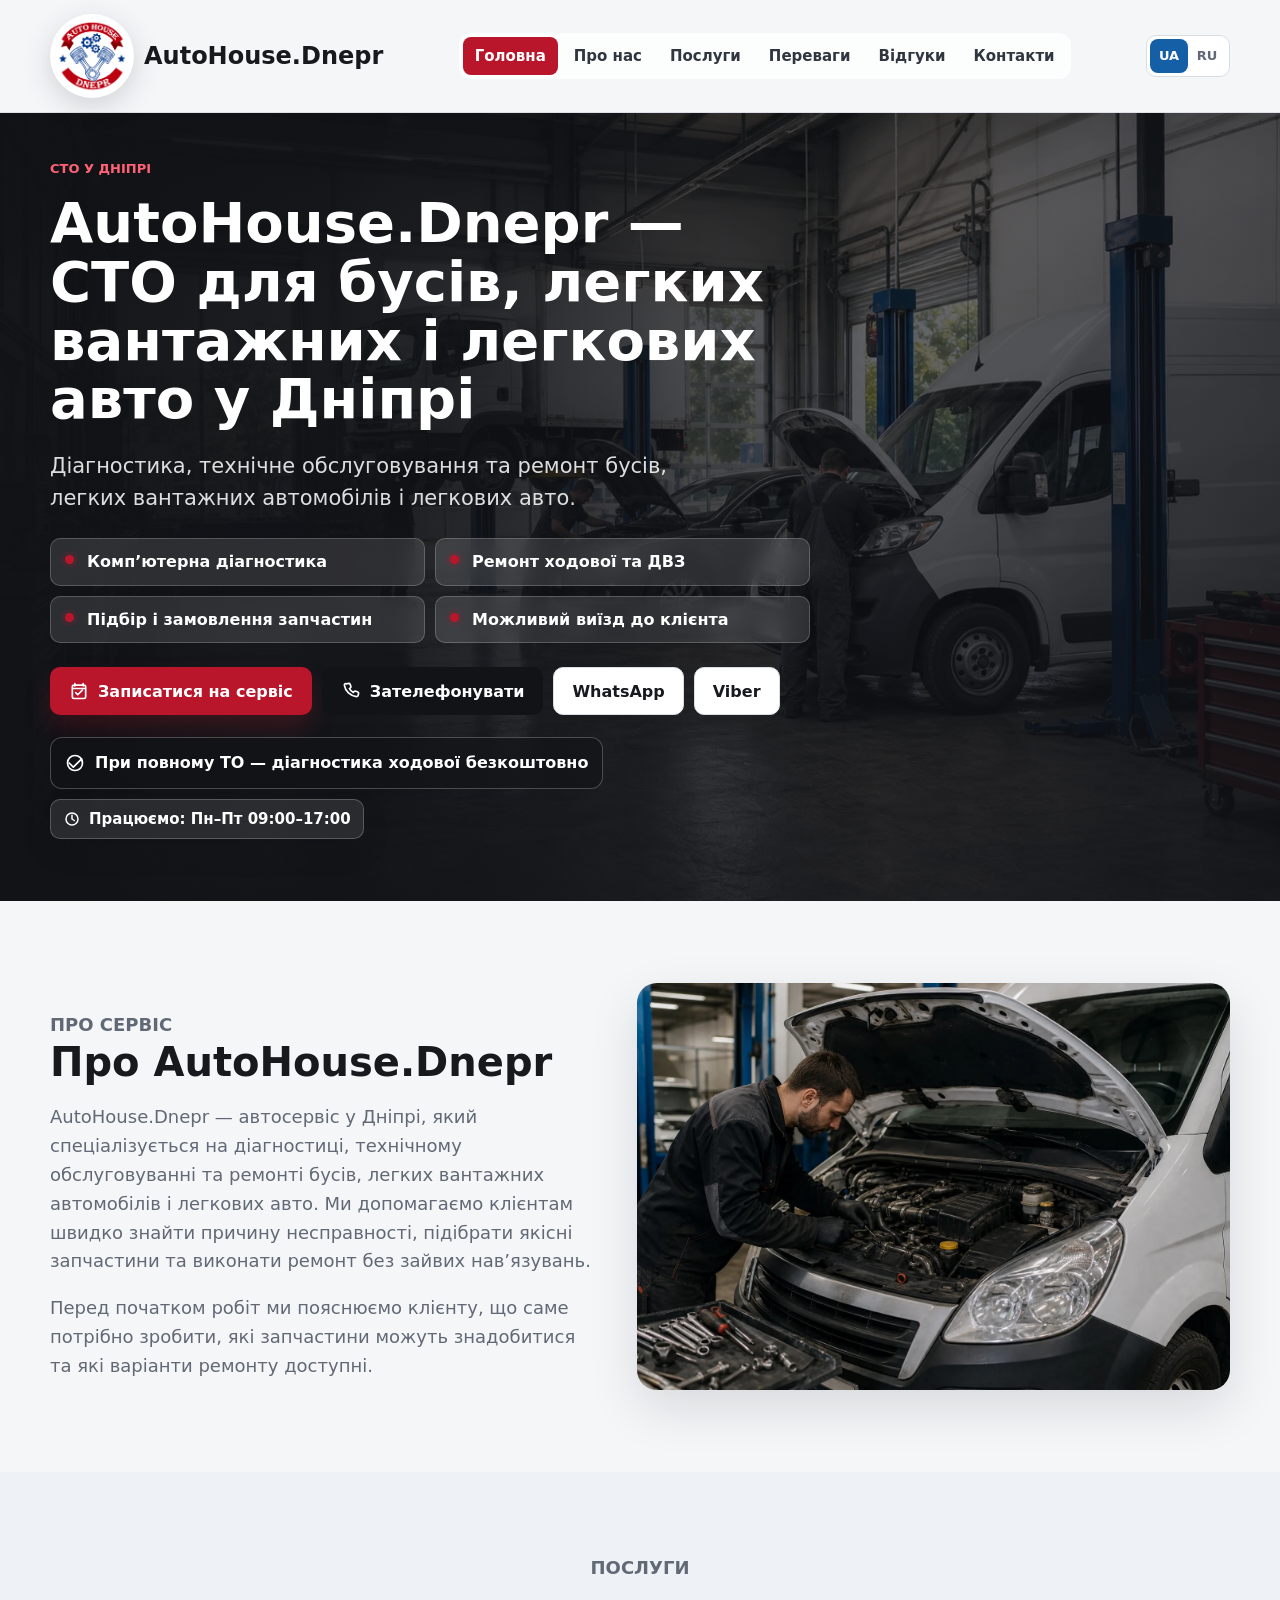
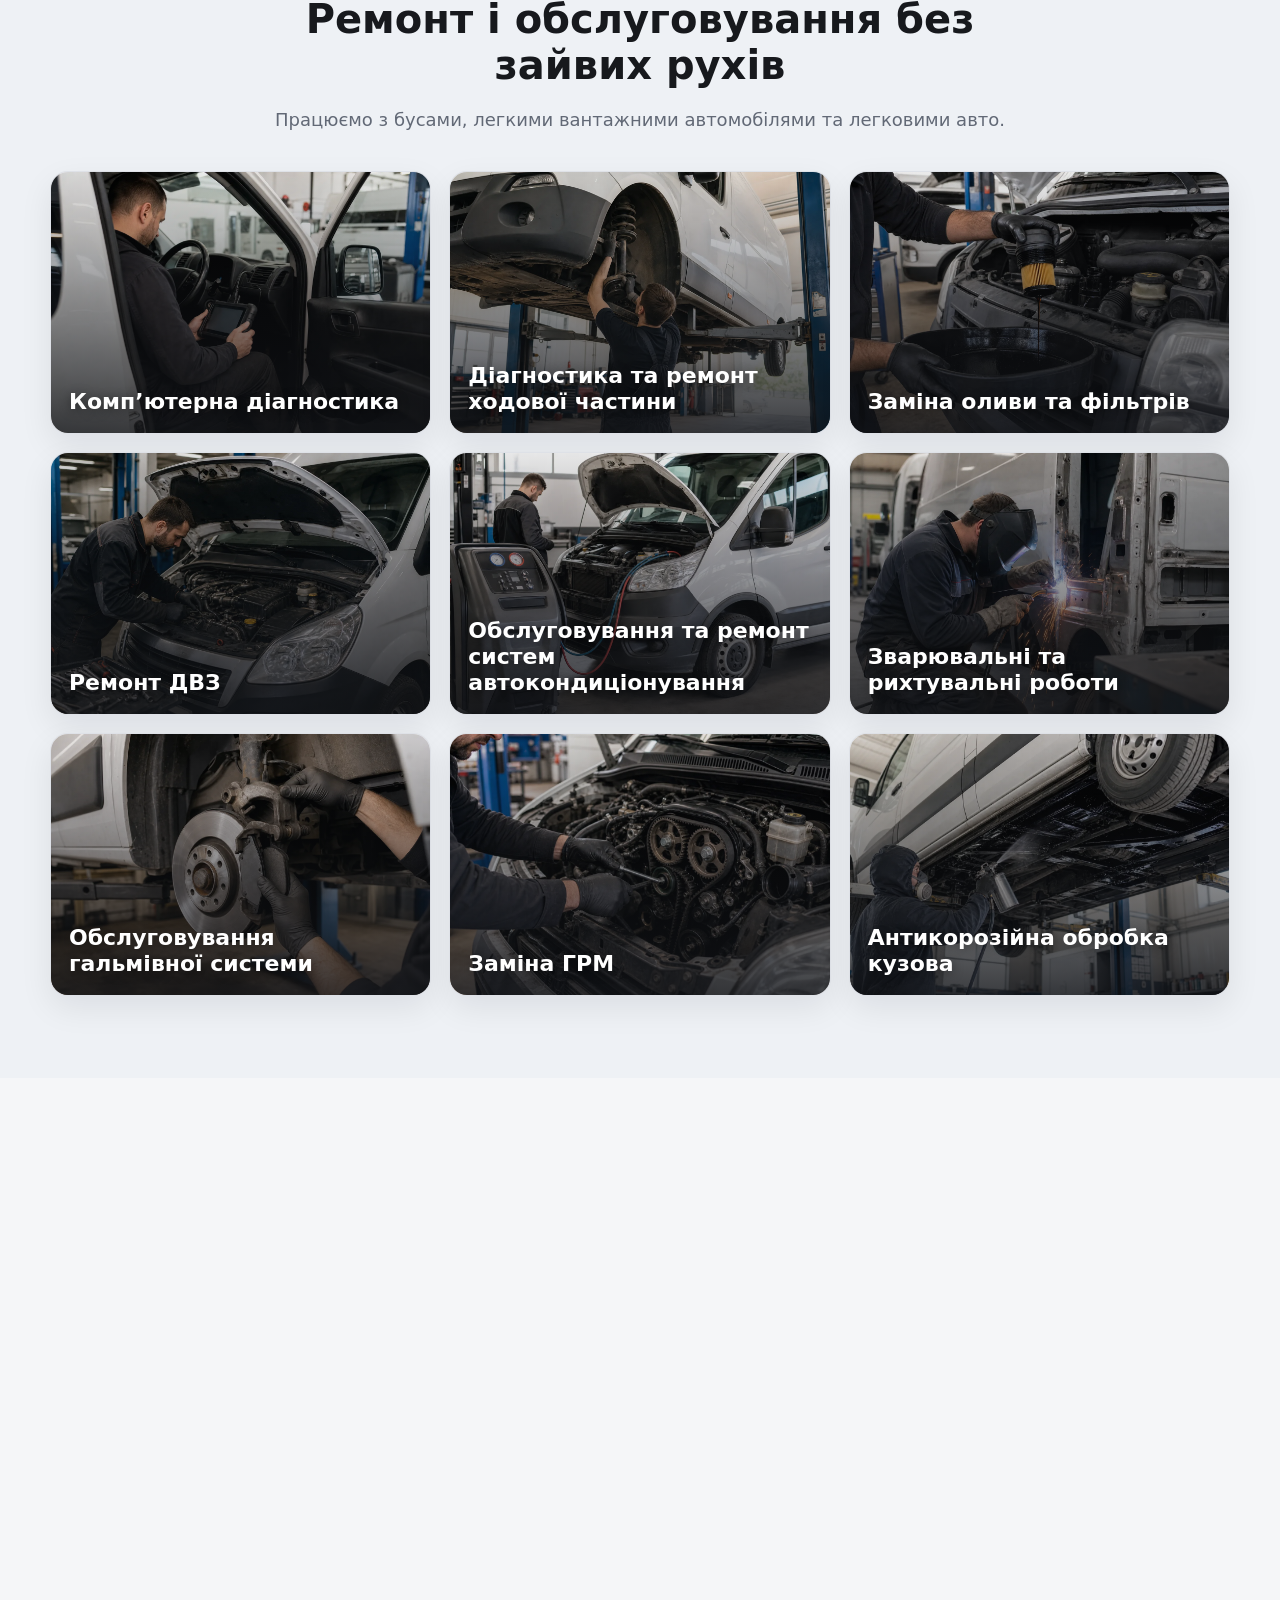
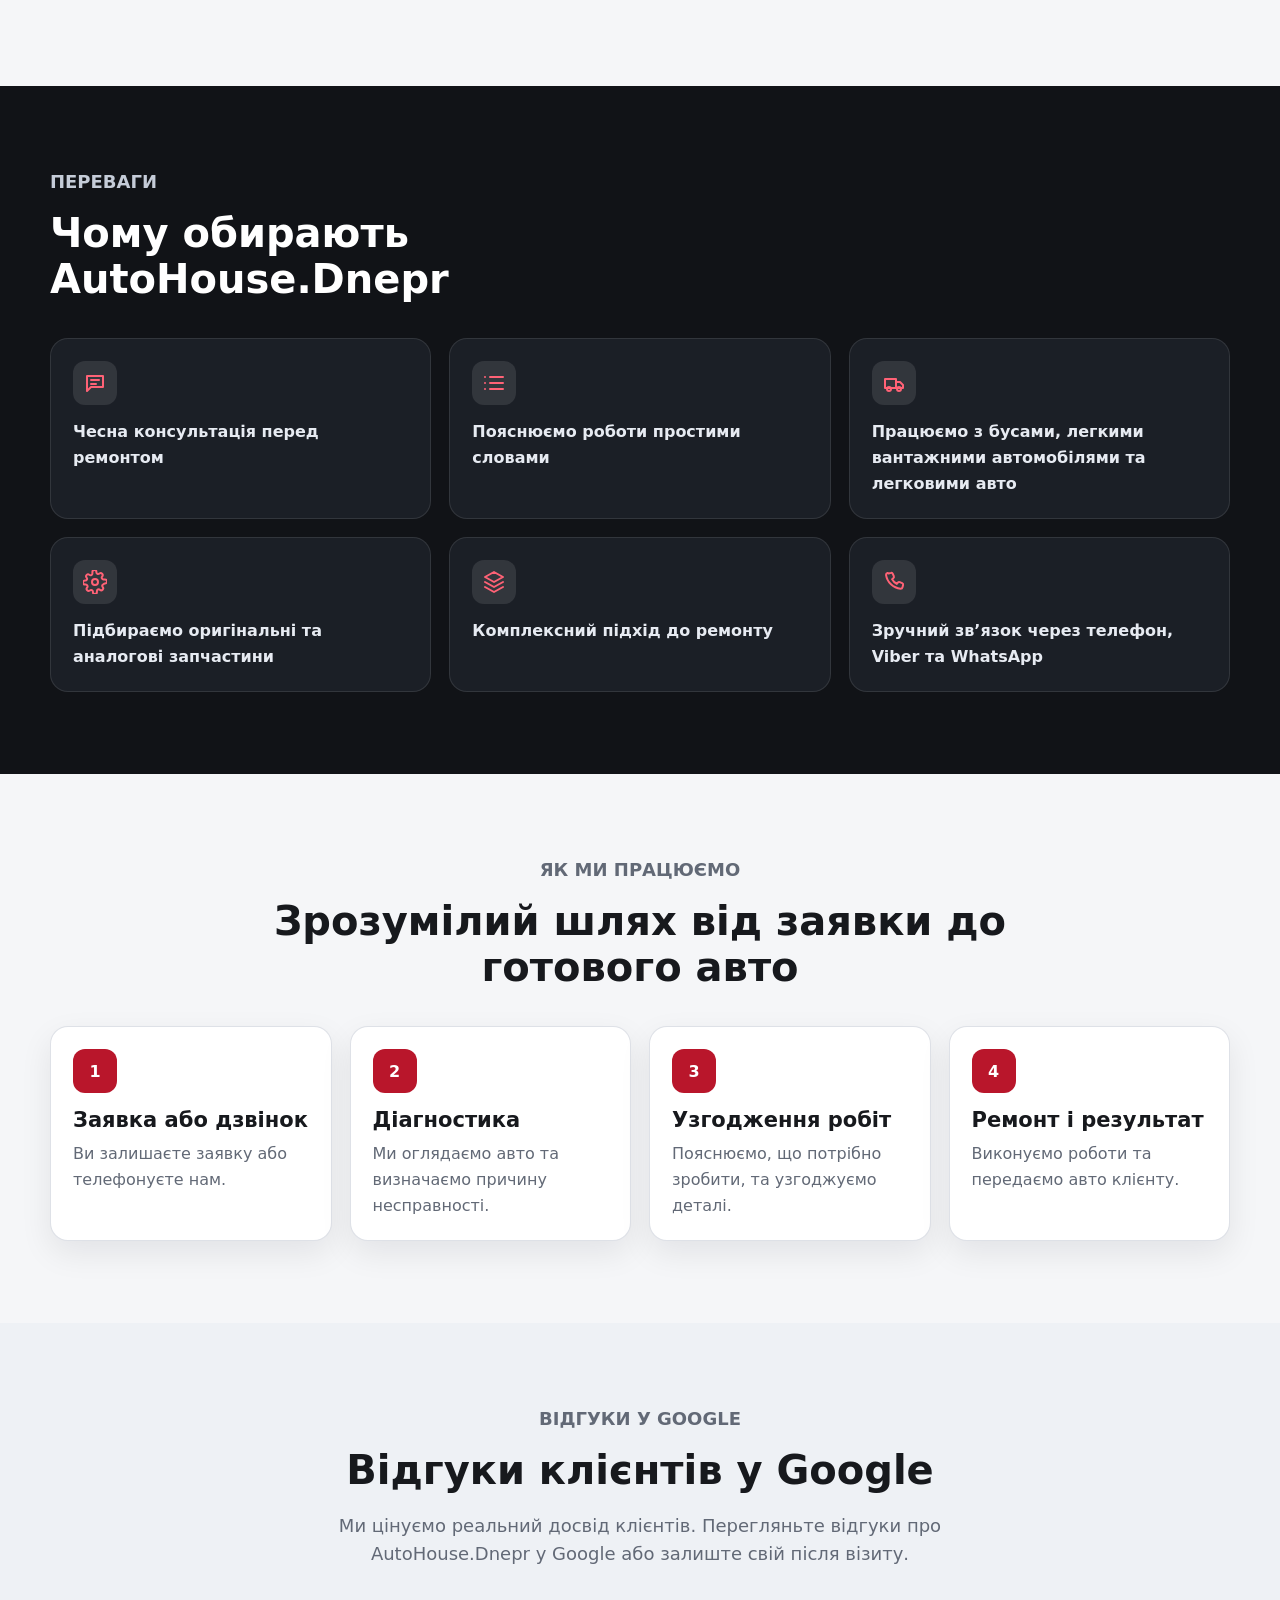
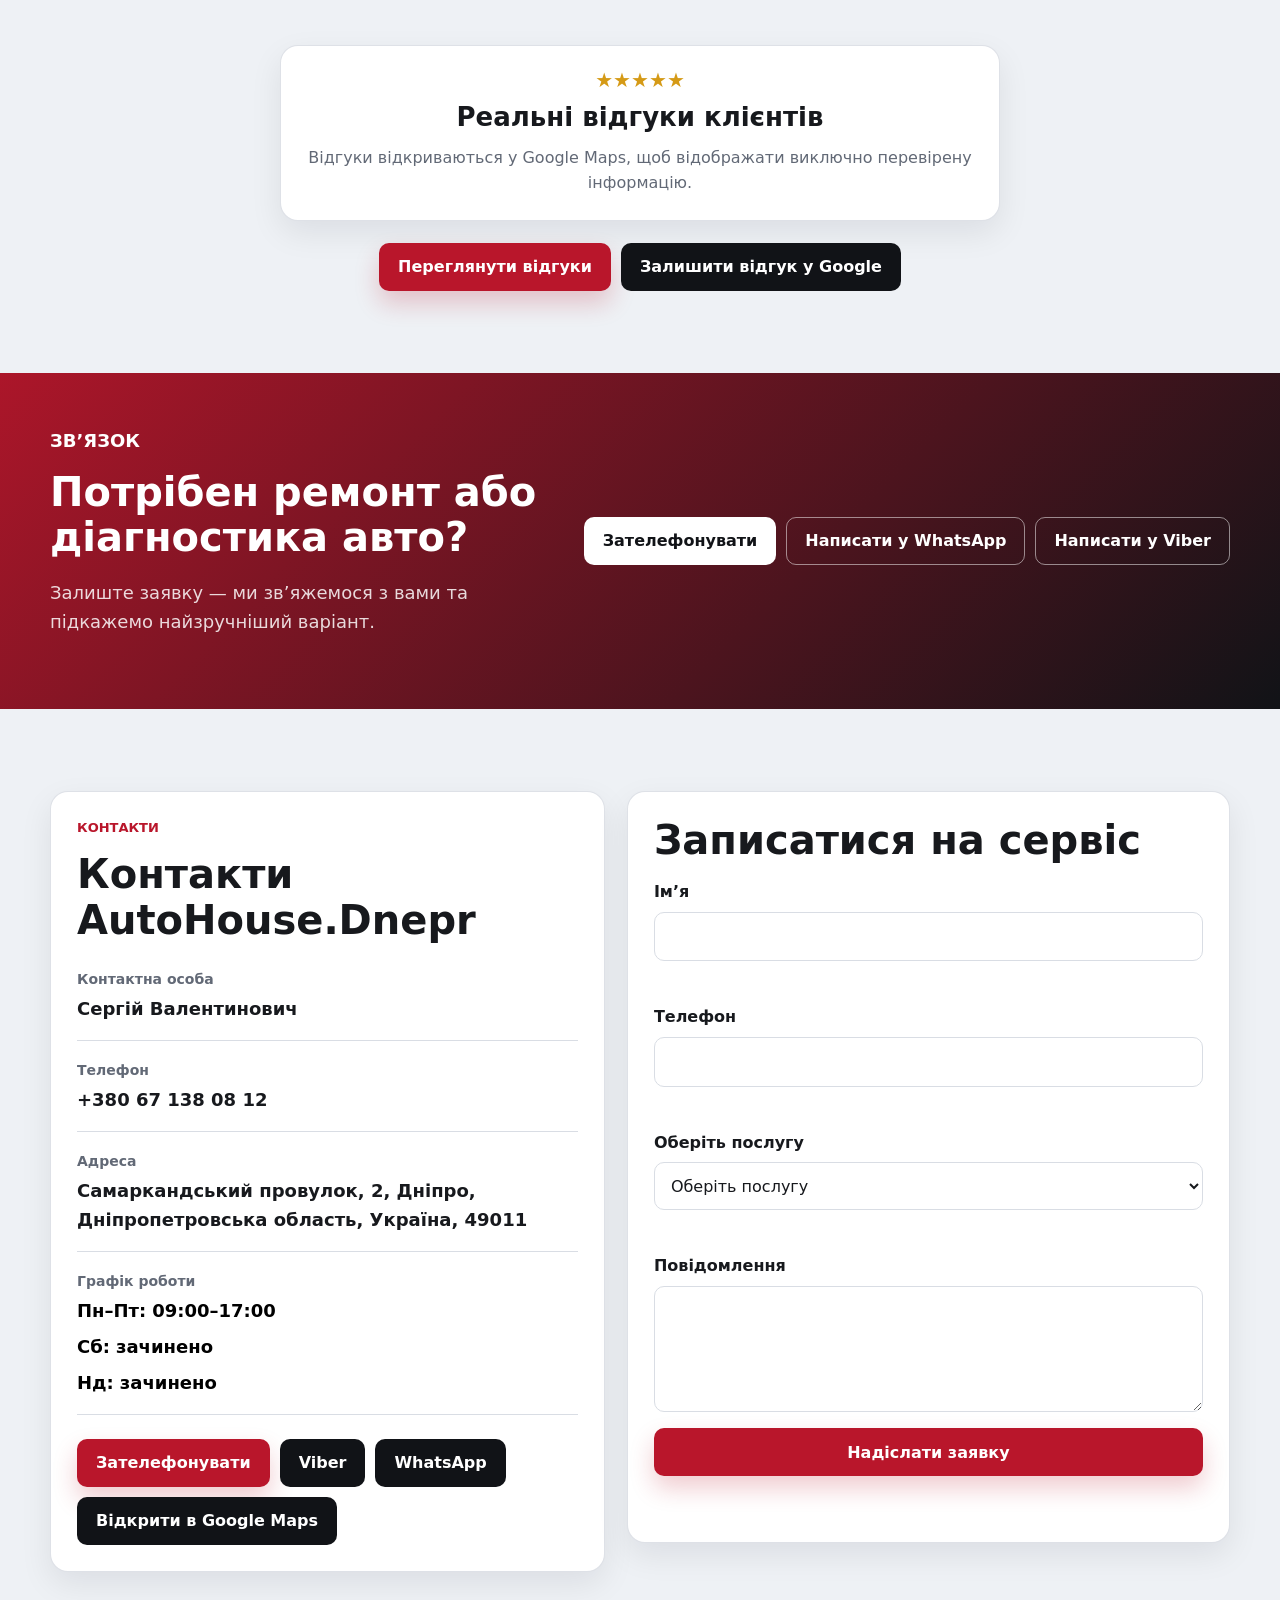
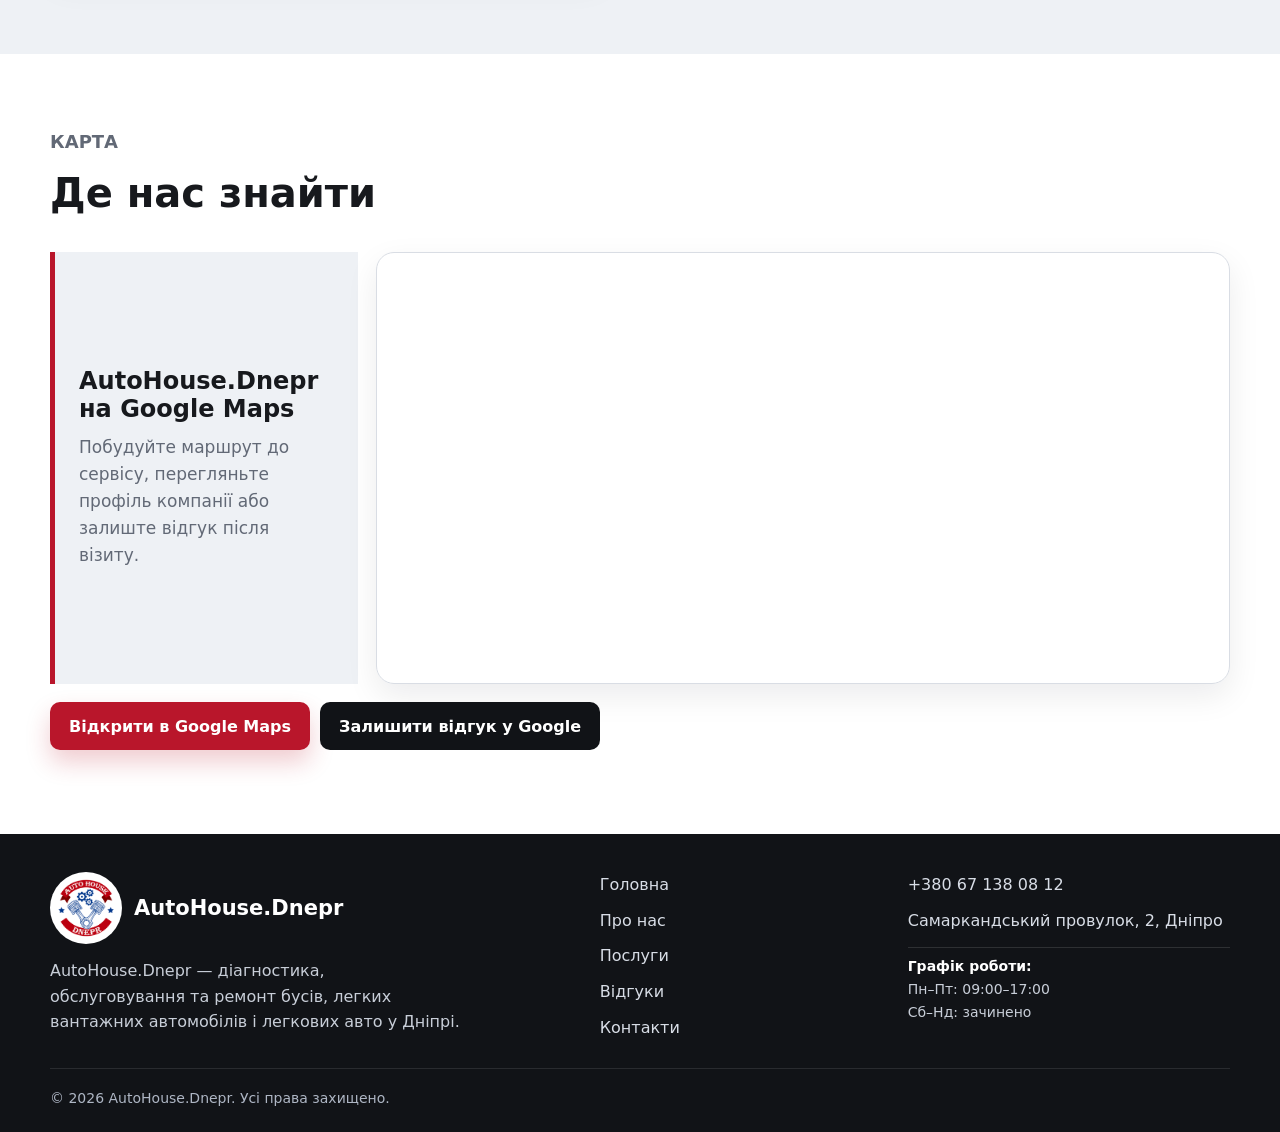
<file: index.html>
<!doctype html>
<html lang="uk">
  <head>
    <meta charset="utf-8">
    <meta name="viewport" content="width=device-width, initial-scale=1">
    <title>AutoHouse.Dnepr — СТО у Дніпрі | Ремонт бусів, легких вантажних авто та легкових авто</title>
    <meta
      name="description"
      content="AutoHouse.Dnepr — автосервіс у Дніпрі для бусів, легких вантажних автомобілів та легкових авто. Діагностика, ходова, олива, ДВЗ, кондиціонери, гальма, ГРМ та антикорозійна обробка."
    >
    <meta name="robots" content="index, follow">
    <meta name="theme-color" content="#17191d">
    <link rel="canonical" href="https://autohouse.dp.ua/">
    <meta property="og:type" content="website">
    <meta property="og:site_name" content="AutoHouse.Dnepr">
    <meta property="og:url" content="https://autohouse.dp.ua/">
    <meta property="og:title" content="AutoHouse.Dnepr — СТО у Дніпрі">
    <meta
      property="og:description"
      content="Діагностика, технічне обслуговування та ремонт бусів, легких вантажних автомобілів і легкових авто у Дніпрі."
    >
    <meta property="og:image" content="https://autohouse.dp.ua/assets/hero-van.webp">
    <link rel="icon" type="image/png" sizes="512x512" href="assets/favicon-512.png">
    <link rel="icon" type="image/png" sizes="192x192" href="assets/favicon-192.png">
    <link rel="icon" type="image/png" sizes="96x96" href="assets/favicon-96.png">
    <link rel="icon" type="image/png" sizes="48x48" href="assets/favicon-48.png">
    <link rel="shortcut icon" href="favicon.ico">
    <link rel="apple-touch-icon" sizes="180x180" href="assets/apple-touch-icon.png">
    <link rel="manifest" href="site.webmanifest">
    <link rel="preload" as="image" href="assets/hero-van.webp">
    <link rel="stylesheet" href="styles.css">
    <script type="application/ld+json" data-business-schema>
      {
        "@context": "https://schema.org",
        "@type": "AutoRepair",
        "name": "AutoHouse.Dnepr",
        "url": "https://autohouse.dp.ua/",
        "telephone": "+380671380812",
        "image": "https://autohouse.dp.ua/assets/logo.png",
        "logo": "https://autohouse.dp.ua/assets/logo.png",
        "address": {
          "@type": "PostalAddress",
          "streetAddress": "Самаркандський провулок, 2",
          "addressLocality": "Дніпро",
          "addressRegion": "Дніпропетровська область",
          "postalCode": "49011",
          "addressCountry": "UA"
        },
        "openingHoursSpecification": [
          {
            "@type": "OpeningHoursSpecification",
            "dayOfWeek": ["Monday", "Tuesday", "Wednesday", "Thursday", "Friday"],
            "opens": "09:00",
            "closes": "17:00"
          }
        ],
        "areaServed": "Дніпро",
        "serviceType": [
          "Ремонт авто",
          "Технічне обслуговування авто",
          "Діагностика авто"
        ]
      }
    </script>
  </head>
  <body>
    <a class="skip-link" href="#main" data-i18n="access.skip">Перейти до змісту</a>

    <header class="site-header" data-header>
      <div class="container header-inner">
        <a class="brand" href="#home" aria-label="AutoHouse.Dnepr">
          <img src="assets/logo.png?v=3" alt="Логотип AutoHouse.Dnepr" data-i18n-alt="logoAlt" width="84" height="84">
          <span class="brand-title">AutoHouse.Dnepr</span>
        </a>

        <nav class="site-nav" id="site-nav" aria-label="Головна навігація" data-i18n-aria-label="aria.mainNav">
          <a href="#home" data-nav-link data-i18n="nav.home">Головна</a>
          <a href="#about" data-nav-link data-i18n="nav.about">Про нас</a>
          <a href="#services" data-nav-link data-i18n="nav.services">Послуги</a>
          <a href="#benefits" data-nav-link data-i18n="nav.benefits">Переваги</a>
          <a href="#reviews" data-nav-link data-i18n="nav.reviews">Відгуки</a>
          <a href="#contacts" data-nav-link data-i18n="nav.contacts">Контакти</a>
        </nav>

        <div class="header-actions">
          <div class="language-switch" role="group" aria-label="Перемикач мови" data-i18n-aria-label="aria.language">
            <button type="button" class="lang-button is-active" data-lang-switch="uk" aria-pressed="true">UA</button>
            <button type="button" class="lang-button" data-lang-switch="ru" aria-pressed="false">RU</button>
          </div>
          <button class="menu-toggle" type="button" aria-expanded="false" aria-controls="site-nav" aria-label="Відкрити меню" data-menu-toggle data-i18n-aria-label="aria.openMenu">
            <span></span>
            <span></span>
            <span></span>
          </button>
        </div>
      </div>
    </header>

    <main id="main">
      <section class="hero section-observed" id="home">
        <div class="container hero-grid">
          <div class="hero-copy">
            <p class="eyebrow" data-i18n="hero.eyebrow">СТО у Дніпрі</p>
            <h1 data-i18n="hero.title">AutoHouse.Dnepr — СТО для бусів, легких вантажних і легкових авто у Дніпрі</h1>
            <p class="hero-lead" data-i18n="hero.subtitle">
              Діагностика, технічне обслуговування та ремонт бусів, легких вантажних автомобілів і легкових авто.
            </p>
            <ul class="hero-points" aria-label="Ключові переваги" data-i18n-aria-label="aria.heroPoints">
              <li data-i18n="hero.pointDiagnostics">Комп’ютерна діагностика</li>
              <li data-i18n="hero.pointSuspension">Ремонт ходової та ДВЗ</li>
              <li data-i18n="hero.pointParts">Підбір і замовлення запчастин</li>
              <li data-i18n="hero.pointVisit">Можливий виїзд до клієнта</li>
            </ul>
            <div class="button-row">
              <a class="btn btn-primary" href="#contacts" data-book-link>
                <svg aria-hidden="true" viewBox="0 0 24 24"><path d="M7 3v3M17 3v3M4.5 9h15M6 5h12a2 2 0 0 1 2 2v12a2 2 0 0 1-2 2H6a2 2 0 0 1-2-2V7a2 2 0 0 1 2-2Z"/><path d="m8 14 2.5 2.5L16 11"/></svg>
                <span data-i18n="actions.bookService">Записатися на сервіс</span>
              </a>
              <a class="btn btn-dark" href="tel:+380671380812">
                <svg aria-hidden="true" viewBox="0 0 24 24"><path d="M6.7 3.5 9 2.9c.7-.2 1.5.2 1.8.9l1 2.4c.3.7.1 1.5-.5 2l-1.2 1a12.4 12.4 0 0 0 4.7 4.7l1-1.2c.5-.6 1.3-.8 2-.5l2.4 1c.7.3 1.1 1 .9 1.8l-.6 2.3c-.2.9-1 1.5-1.9 1.5A16.6 16.6 0 0 1 4 4.9c0-.9.6-1.7 1.5-1.9Z"/></svg>
                <span data-i18n="actions.call">Зателефонувати</span>
              </a>
              <a class="btn btn-messenger" href="https://wa.me/380671380812" target="_blank" rel="noopener" aria-label="WhatsApp">WhatsApp</a>
              <a class="btn btn-messenger" href="viber://chat?number=%2B380671380812" aria-label="Viber">Viber</a>
            </div>
            <div class="hero-badges">
              <div class="hero-offer">
                <svg aria-hidden="true" viewBox="0 0 24 24"><path d="M20 7 10 17l-5-5"/><path d="M3 12a9 9 0 1 0 18 0 9 9 0 0 0-18 0Z"/></svg>
                <span data-i18n="hero.offer">При повному ТО — діагностика ходової безкоштовно</span>
              </div>
              <div class="hours-badge">
                <svg aria-hidden="true" viewBox="0 0 24 24"><path d="M12 7v5l3 2"/><path d="M4 12a8 8 0 1 0 16 0 8 8 0 0 0-16 0Z"/></svg>
                <span data-i18n="hero.hoursBadge">Працюємо: Пн–Пт 09:00–17:00</span>
              </div>
            </div>
          </div>
        </div>
      </section>

      <section class="section section-observed" id="about">
        <div class="container split">
          <div class="section-copy">
            <p class="eyebrow" data-i18n="about.eyebrow">Про сервіс</p>
            <h2 data-i18n="about.title">Про AutoHouse.Dnepr</h2>
            <p data-i18n="about.textOne">
              AutoHouse.Dnepr — автосервіс у Дніпрі, який спеціалізується на діагностиці, технічному обслуговуванні та ремонті бусів, легких вантажних автомобілів і легкових авто.
            </p>
            <p data-i18n="about.textTwo">
              Перед початком робіт ми пояснюємо клієнту, що саме потрібно зробити, які запчастини можуть знадобитися та які варіанти ремонту доступні.
            </p>
          </div>
          <div class="about-media">
            <img src="assets/service-engine.webp" alt="Майстер перевіряє двигун комерційного авто" data-i18n-alt="alts.about" width="1600" height="900" loading="lazy">
          </div>
        </div>
      </section>

      <section class="section section-muted section-observed" id="services">
        <div class="container">
          <div class="section-heading">
            <p class="eyebrow" data-i18n="services.eyebrow">Послуги</p>
            <h2 data-i18n="services.title">Ремонт і обслуговування без зайвих рухів</h2>
            <p data-i18n="services.subtitle">Працюємо з бусами, легкими вантажними автомобілями та легковими авто.</p>
          </div>
          <div class="services-grid" id="services-grid"></div>
        </div>
      </section>

      <section class="section section-observed" id="offers">
        <div class="container">
          <div class="section-heading">
            <p class="eyebrow" data-i18n="offers.eyebrow">Акції та умови</p>
            <h2 data-i18n="offers.title">Вигідні умови для клієнтів</h2>
          </div>
          <div class="offer-grid" id="offer-grid"></div>
          <div class="offer-note">
            <svg aria-hidden="true" viewBox="0 0 24 24"><path d="M12 3v18M3 12h18"/><path d="m6 6 12 12M18 6 6 18"/></svg>
            <span data-i18n="offers.extra">Можливий виїзд до клієнта за попередньою домовленістю.</span>
          </div>
        </div>
      </section>

      <section class="section section-dark section-observed" id="benefits">
        <div class="container">
          <div class="section-heading align-left">
            <p class="eyebrow" data-i18n="benefits.eyebrow">Переваги</p>
            <h2 data-i18n="benefits.title">Чому обирають AutoHouse.Dnepr</h2>
          </div>
          <div class="benefit-grid" id="benefit-grid"></div>
        </div>
      </section>

      <section class="section section-observed" id="process">
        <div class="container">
          <div class="section-heading">
            <p class="eyebrow" data-i18n="process.eyebrow">Як ми працюємо</p>
            <h2 data-i18n="process.title">Зрозумілий шлях від заявки до готового авто</h2>
          </div>
          <div class="process-grid" id="process-grid"></div>
        </div>
      </section>

      <section class="section section-muted section-observed" id="reviews">
        <div class="container google-reviews-layout">
          <div class="section-heading">
            <p class="eyebrow" data-i18n="reviews.eyebrow">Відгуки у Google</p>
            <h2 data-i18n="reviews.title">Відгуки клієнтів у Google</h2>
            <p data-i18n="reviews.subtitle">Ми цінуємо реальний досвід клієнтів. Перегляньте відгуки про AutoHouse.Dnepr у Google або залиште свій після візиту.</p>
          </div>
          <article class="google-reviews-card">
            <span class="review-stars" data-i18n="reviews.cardStars" aria-label="Google Reviews">★★★★★</span>
            <h3 data-i18n="reviews.cardTitle">Реальні відгуки клієнтів</h3>
            <p data-i18n="reviews.cardText">Відгуки відкриваються у Google Maps, щоб клієнти бачили перевірену інформацію.</p>
          </article>
          <div class="reviews-actions">
            <a class="btn btn-primary" href="https://www.google.com/maps/search/?api=1&query=AutoHouse.Dnepr%2C%20%D0%A1%D0%B0%D0%BC%D0%B0%D1%80%D0%BA%D0%B0%D0%BD%D0%B4%D1%81%D1%8C%D0%BA%D0%B8%D0%B9%20%D0%BF%D1%80%D0%BE%D0%B2%D1%83%D0%BB%D0%BE%D0%BA%202%2C%20%D0%94%D0%BD%D1%96%D0%BF%D1%80%D0%BE" target="_blank" rel="noopener" data-google-map-link data-i18n="reviews.viewGoogle">Переглянути відгуки</a>
            <a class="btn btn-dark" href="https://www.google.com/maps/search/?api=1&query=AutoHouse.Dnepr%2C%20%D0%A1%D0%B0%D0%BC%D0%B0%D1%80%D0%BA%D0%B0%D0%BD%D0%B4%D1%81%D1%8C%D0%BA%D0%B8%D0%B9%20%D0%BF%D1%80%D0%BE%D0%B2%D1%83%D0%BB%D0%BE%D0%BA%202%2C%20%D0%94%D0%BD%D1%96%D0%BF%D1%80%D0%BE" target="_blank" rel="noopener" data-google-review-link data-i18n="reviews.writeGoogle">Залишити відгук у Google</a>
          </div>
        </div>
      </section>

      <section class="cta-band section-observed" aria-labelledby="cta-title">
        <div class="container cta-inner">
          <div>
            <p class="eyebrow" data-i18n="cta.eyebrow">Зв’язок</p>
            <h2 id="cta-title" data-i18n="cta.title">Потрібен ремонт або діагностика авто?</h2>
            <p data-i18n="cta.text">Залиште заявку — ми зв’яжемося з вами та підкажемо найзручніший варіант.</p>
          </div>
          <div class="button-row">
            <a class="btn btn-light" href="tel:+380671380812" data-i18n="cta.call">Зателефонувати</a>
            <a class="btn btn-outline-light" href="https://wa.me/380671380812" target="_blank" rel="noopener" data-i18n="cta.whatsapp">Написати у WhatsApp</a>
            <a class="btn btn-outline-light" href="viber://chat?number=%2B380671380812" data-i18n="cta.viber">Написати у Viber</a>
          </div>
        </div>
      </section>

      <section class="section section-muted section-observed" id="contacts">
        <div class="container contact-layout">
          <div class="contact-panel">
            <p class="eyebrow" data-i18n="contacts.eyebrow">Контакти</p>
            <h2 data-i18n="contacts.title">Контакти AutoHouse.Dnepr</h2>
            <dl class="contact-list">
              <div>
                <dt data-i18n="contacts.personLabel">Контактна особа</dt>
                <dd data-i18n="contacts.person">Сергій Валентинович</dd>
              </div>
              <div>
                <dt data-i18n="contacts.phoneLabel">Телефон</dt>
                <dd><a href="tel:+380671380812">+380 67 138 08 12</a></dd>
              </div>
              <div>
                <dt data-i18n="contacts.addressLabel">Адреса</dt>
                <dd data-i18n="contacts.address">Самаркандський провулок, 2, Дніпро, Дніпропетровська область, Україна, 49011</dd>
              </div>
              <div>
                <dt data-i18n="contacts.hoursLabel">Графік роботи</dt>
                <dd>
                  <ul class="working-hours" aria-label="Графік роботи" data-i18n-aria-label="contacts.hoursLabel">
                    <li>
                      <span data-i18n="contacts.hoursWeekdays">Пн–Пт:</span>
                      <span data-i18n="contacts.hoursOpen">09:00–17:00</span>
                    </li>
                    <li>
                      <span data-i18n="contacts.hoursSaturday">Сб:</span>
                      <span data-i18n="contacts.hoursClosed">зачинено</span>
                    </li>
                    <li>
                      <span data-i18n="contacts.hoursSunday">Нд:</span>
                      <span data-i18n="contacts.hoursClosed">зачинено</span>
                    </li>
                  </ul>
                </dd>
              </div>
            </dl>
            <div class="button-row contact-buttons">
              <a class="btn btn-primary" href="tel:+380671380812" data-i18n="actions.call">Зателефонувати</a>
              <a class="btn btn-dark" href="viber://chat?number=%2B380671380812">Viber</a>
              <a class="btn btn-dark" href="https://wa.me/380671380812" target="_blank" rel="noopener">WhatsApp</a>
              <a class="btn btn-dark" href="https://www.google.com/maps/search/?api=1&query=AutoHouse.Dnepr%2C%20%D0%A1%D0%B0%D0%BC%D0%B0%D1%80%D0%BA%D0%B0%D0%BD%D0%B4%D1%81%D1%8C%D0%BA%D0%B8%D0%B9%20%D0%BF%D1%80%D0%BE%D0%B2%D1%83%D0%BB%D0%BE%D0%BA%202%2C%20%D0%94%D0%BD%D1%96%D0%BF%D1%80%D0%BE" target="_blank" rel="noopener" data-google-map-link data-i18n="map.openGoogle">Google Maps</a>
            </div>
          </div>

          <form class="request-form" id="request-form" novalidate>
            <h2 data-i18n="form.title">Записатися на сервіс</h2>
            <div class="form-field">
              <label for="name" data-i18n="form.name">Ім’я</label>
              <input id="name" name="name" type="text" autocomplete="name" aria-describedby="name-error">
              <span class="field-error" id="name-error" data-error-for="name"></span>
            </div>
            <div class="form-field">
              <label for="phone" data-i18n="form.phone">Телефон</label>
              <input id="phone" name="phone" type="tel" autocomplete="tel" inputmode="tel" aria-describedby="phone-error">
              <span class="field-error" id="phone-error" data-error-for="phone"></span>
            </div>
            <div class="form-field">
              <label for="service" data-i18n="form.service">Оберіть послугу</label>
              <select id="service" name="service" aria-describedby="service-error"></select>
              <span class="field-error" id="service-error" data-error-for="service"></span>
            </div>
            <div class="form-field">
              <label for="message" data-i18n="form.message">Повідомлення</label>
              <textarea id="message" name="message" rows="4"></textarea>
            </div>
            <input type="text" name="website" autocomplete="off" tabindex="-1" class="honeypot" aria-hidden="true">
            <button class="btn btn-primary form-submit" type="submit" data-i18n="form.submit">Надіслати заявку</button>
            <p class="form-status" role="status" aria-live="polite" data-form-status></p>
          </form>
        </div>
      </section>

      <section class="map-section section-observed" id="map" aria-labelledby="map-title">
        <div class="container">
          <div class="section-heading align-left">
            <p class="eyebrow" data-i18n="map.eyebrow">Карта</p>
            <h2 id="map-title" data-i18n="map.title">Де нас знайти</h2>
          </div>
          <div class="map-content">
            <div class="map-info">
              <h3 data-i18n="map.profileTitle">AutoHouse.Dnepr на Google Maps</h3>
              <p data-i18n="map.profileText">Побудуйте маршрут до сервісу, перегляньте профіль компанії або залиште відгук після візиту.</p>
            </div>
            <div class="map-frame">
              <!-- Fill googleBusinessConfig in script.js with the Google Business Place ID and Maps Embed API key to bind this map to the listing. -->
              <iframe
                title="Карта AutoHouse.Dnepr"
                data-i18n-title="map.frameTitle"
                data-google-map-frame
                loading="lazy"
                allowfullscreen
                referrerpolicy="no-referrer-when-downgrade"
                src="https://www.google.com/maps?q=%D0%A1%D0%B0%D0%BC%D0%B0%D1%80%D0%BA%D0%B0%D0%BD%D0%B4%D1%81%D1%8C%D0%BA%D0%B8%D0%B9%20%D0%BF%D1%80%D0%BE%D0%B2%D1%83%D0%BB%D0%BE%D0%BA%202%2C%20%D0%94%D0%BD%D1%96%D0%BF%D1%80%D0%BE%2C%2049011&output=embed"
              ></iframe>
            </div>
          </div>
          <div class="map-actions">
            <a class="btn btn-primary" href="https://www.google.com/maps/search/?api=1&query=AutoHouse.Dnepr%2C%20%D0%A1%D0%B0%D0%BC%D0%B0%D1%80%D0%BA%D0%B0%D0%BD%D0%B4%D1%81%D1%8C%D0%BA%D0%B8%D0%B9%20%D0%BF%D1%80%D0%BE%D0%B2%D1%83%D0%BB%D0%BE%D0%BA%202%2C%20%D0%94%D0%BD%D1%96%D0%BF%D1%80%D0%BE" target="_blank" rel="noopener" data-google-map-link data-i18n="map.openGoogle">Відкрити в Google Maps</a>
            <a class="btn btn-dark" href="https://www.google.com/maps/search/?api=1&query=AutoHouse.Dnepr%2C%20%D0%A1%D0%B0%D0%BC%D0%B0%D1%80%D0%BA%D0%B0%D0%BD%D0%B4%D1%81%D1%8C%D0%BA%D0%B8%D0%B9%20%D0%BF%D1%80%D0%BE%D0%B2%D1%83%D0%BB%D0%BE%D0%BA%202%2C%20%D0%94%D0%BD%D1%96%D0%BF%D1%80%D0%BE" target="_blank" rel="noopener" data-google-review-link data-i18n="reviews.writeGoogle">Залишити відгук у Google</a>
          </div>
        </div>
      </section>
    </main>

    <footer class="site-footer">
      <div class="container footer-grid">
        <div class="footer-brand">
          <div class="footer-logo">
            <img src="assets/logo.png?v=3" alt="Логотип AutoHouse.Dnepr" data-i18n-alt="logoAlt" width="72" height="72" loading="lazy">
            <strong>AutoHouse.Dnepr</strong>
          </div>
          <p data-i18n="footer.text">AutoHouse.Dnepr — діагностика, обслуговування та ремонт бусів, легких вантажних автомобілів і легкових авто у Дніпрі.</p>
        </div>
        <nav class="footer-links" aria-label="Швидкі посилання" data-i18n-aria-label="aria.footerNav">
          <a href="#home" data-i18n="nav.home">Головна</a>
          <a href="#about" data-i18n="nav.about">Про нас</a>
          <a href="#services" data-i18n="nav.services">Послуги</a>
          <a href="#reviews" data-i18n="nav.reviews">Відгуки</a>
          <a href="#contacts" data-i18n="nav.contacts">Контакти</a>
        </nav>
        <div class="footer-contact">
          <a href="tel:+380671380812">+380 67 138 08 12</a>
          <span data-i18n="contacts.addressShort">Самаркандський провулок, 2, Дніпро</span>
          <div class="footer-hours">
            <strong data-i18n="footer.hoursTitle">Графік роботи:</strong>
            <span data-i18n="footer.hoursWeekdays">Пн–Пт: 09:00–17:00</span>
            <span data-i18n="footer.hoursWeekend">Сб–Нд: зачинено</span>
          </div>
        </div>
      </div>
      <div class="container footer-bottom">
        <p data-i18n="footer.copy">© 2026 AutoHouse.Dnepr. Усі права захищено.</p>
      </div>
    </footer>

    <button class="back-to-top" type="button" data-back-to-top aria-label="Наверх" data-i18n-aria-label="aria.backTop">
      <svg aria-hidden="true" viewBox="0 0 24 24"><path d="m6 15 6-6 6 6"/></svg>
    </button>

    <script src="script.js" defer></script>
  </body>
</html>
</file>
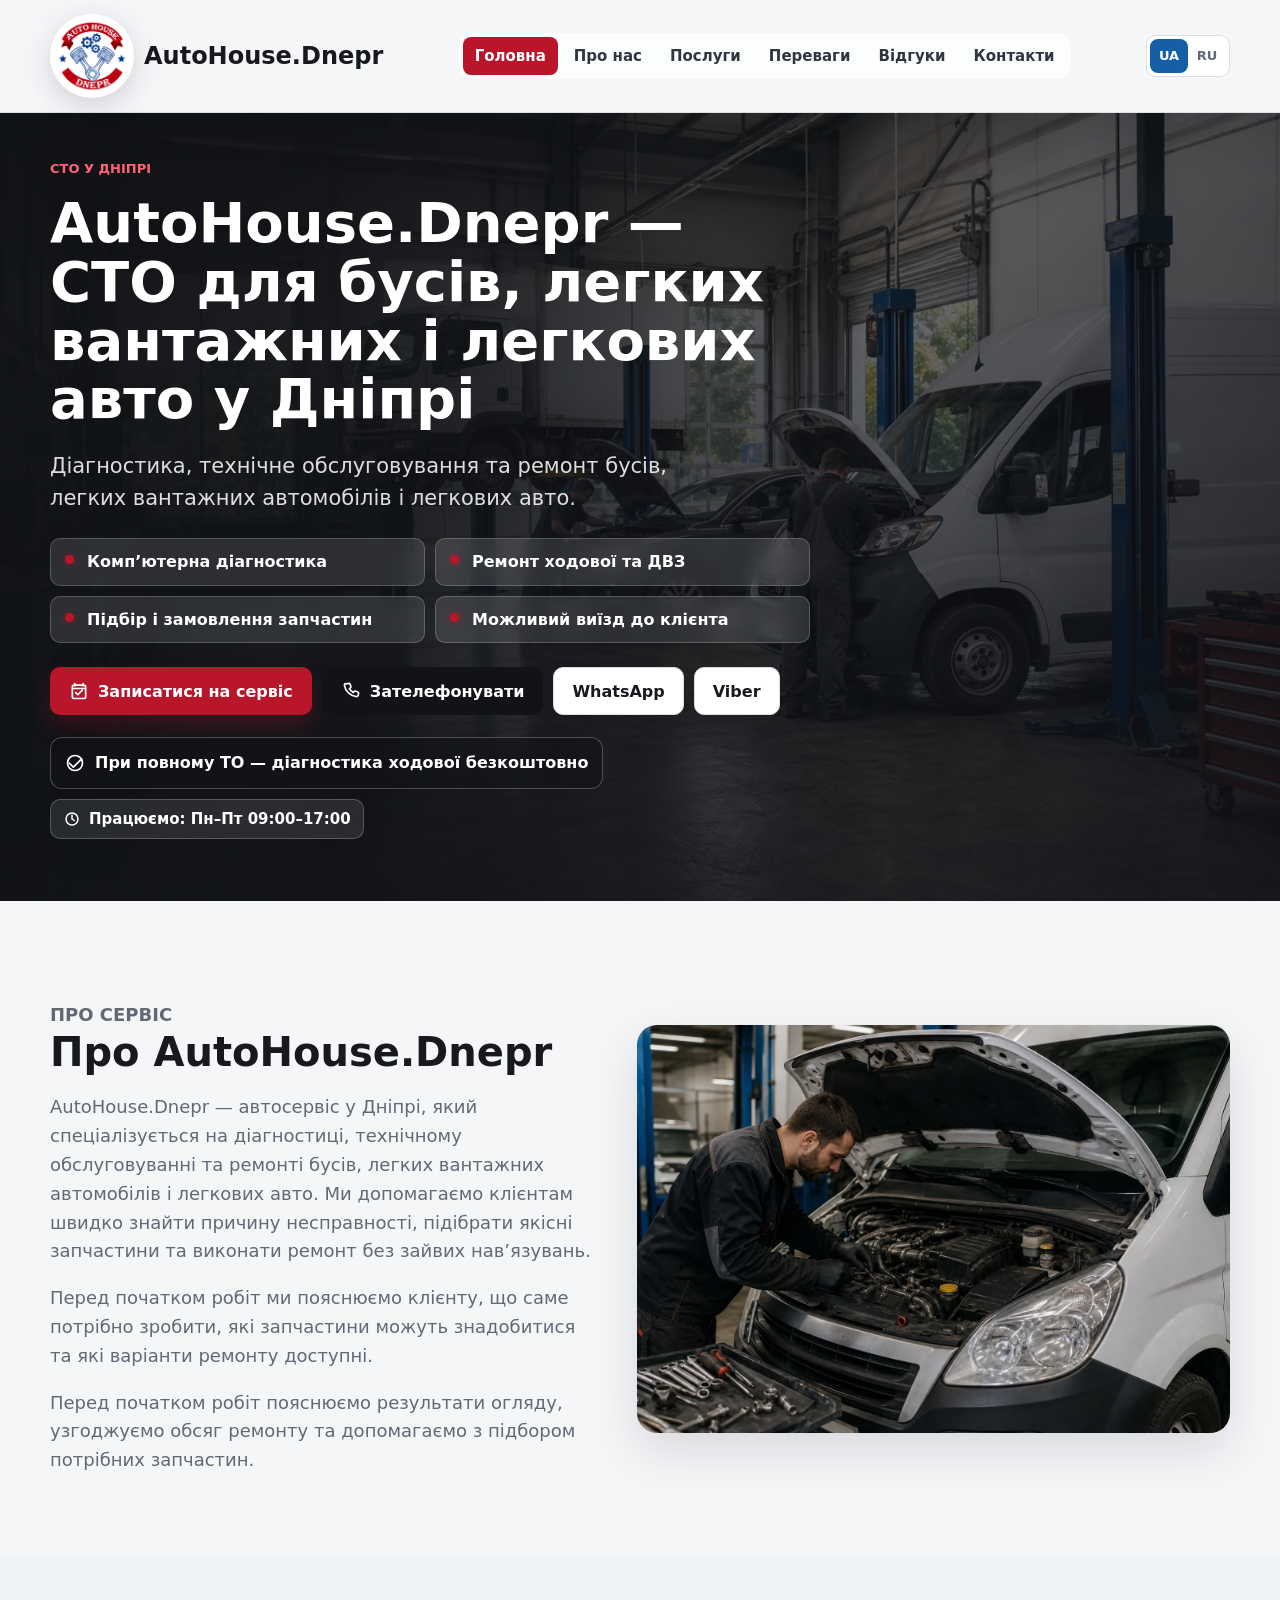
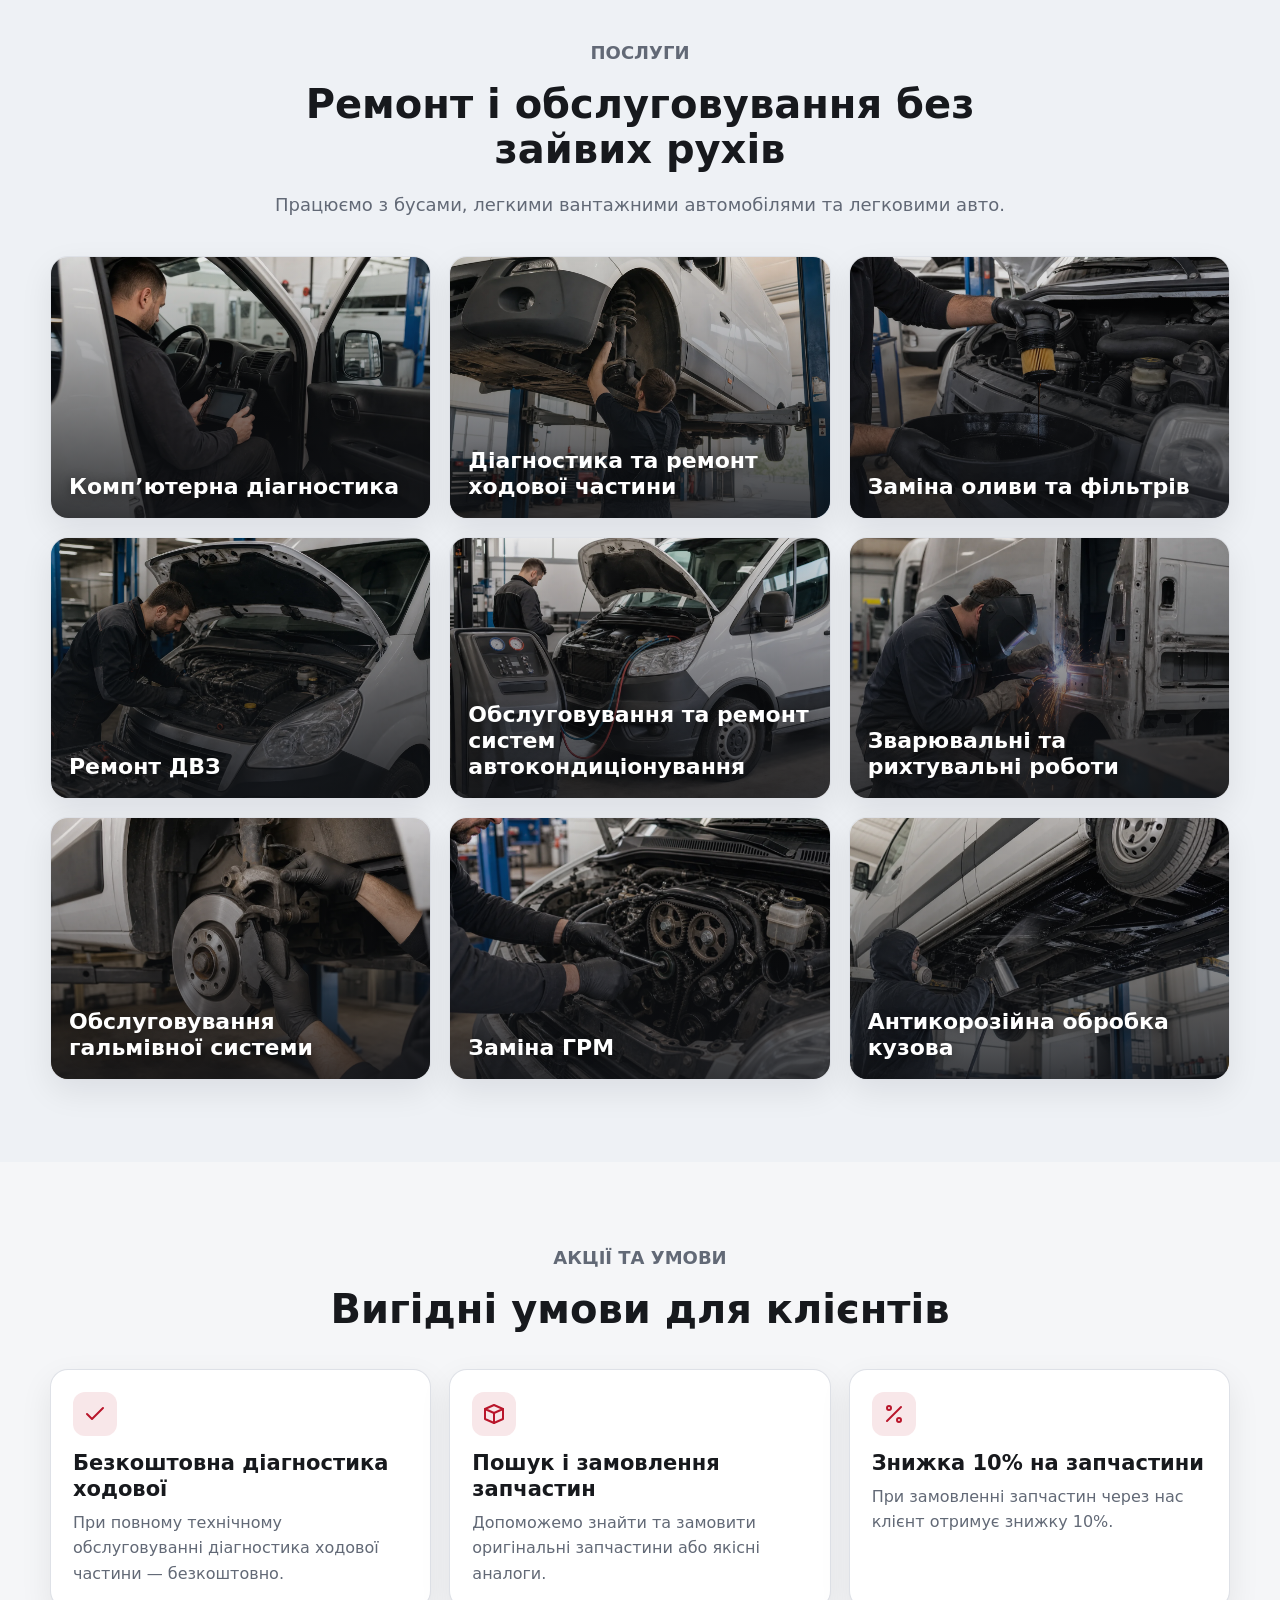
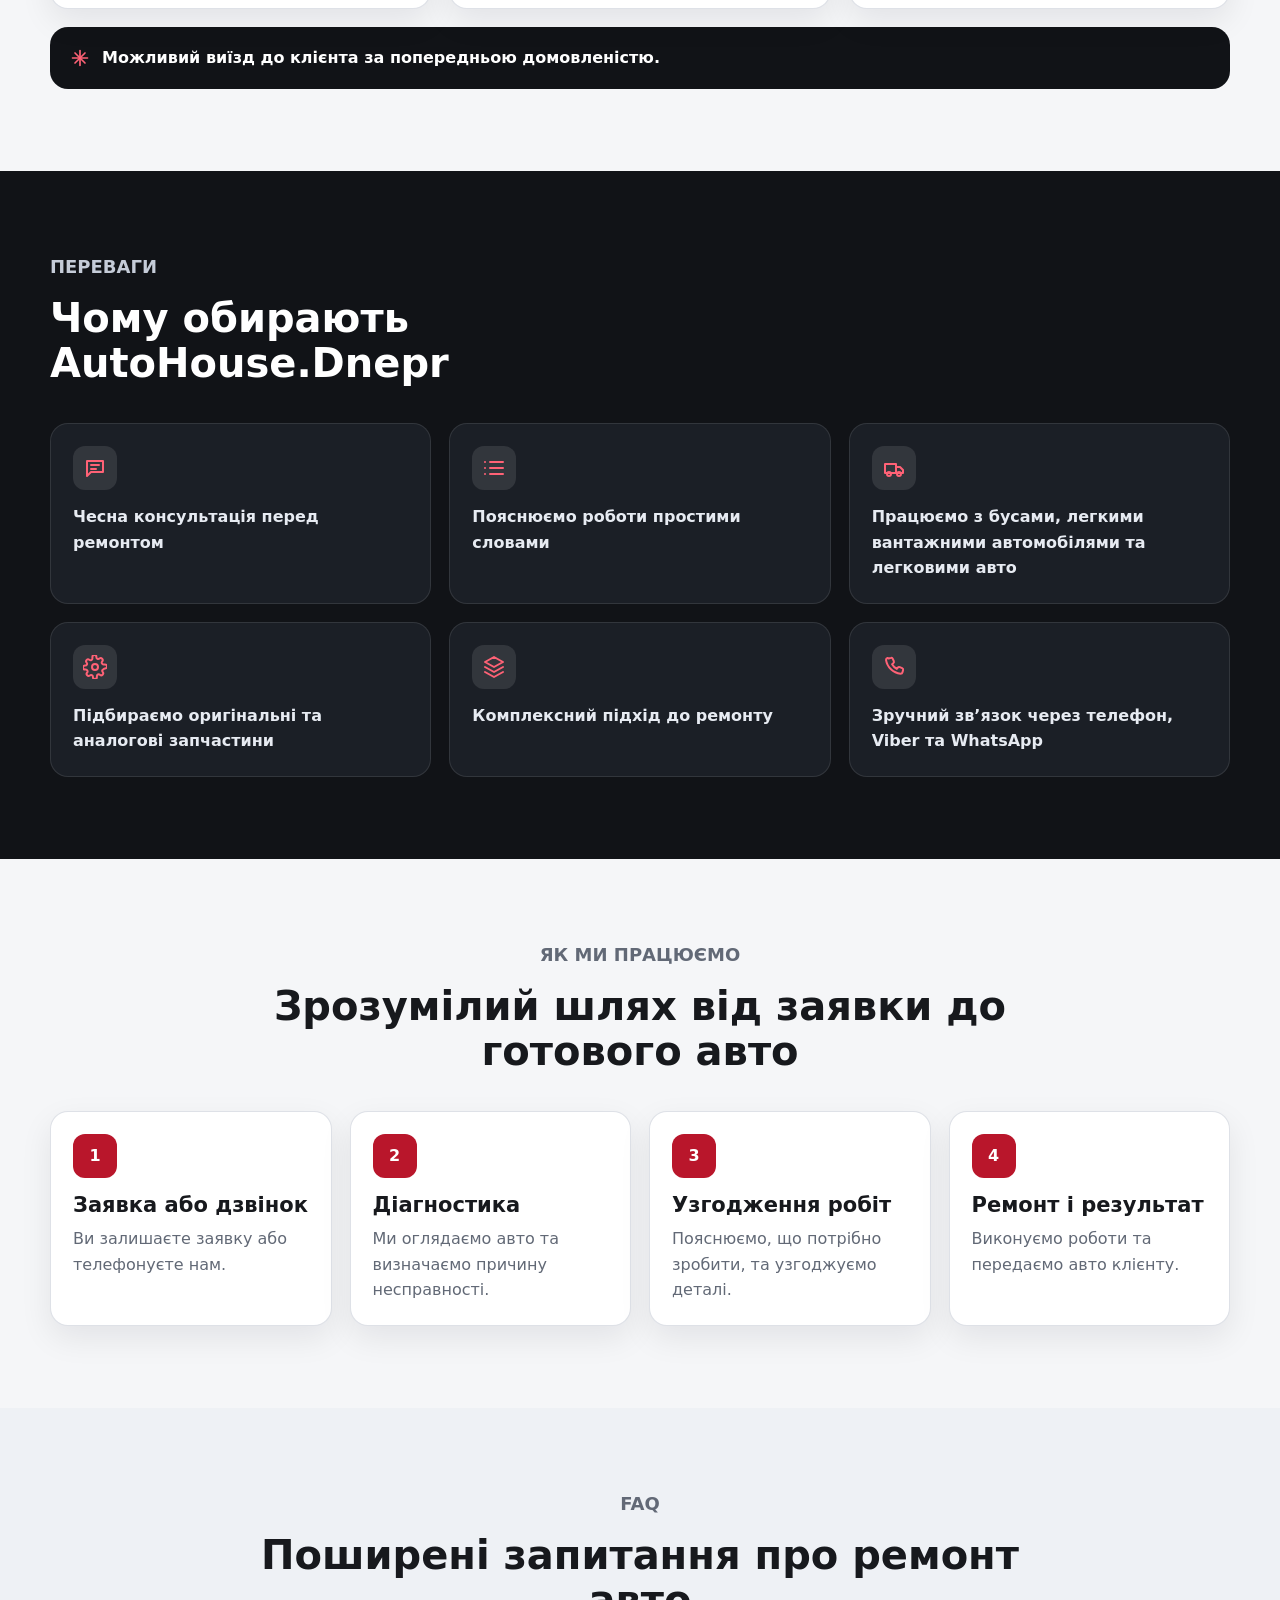
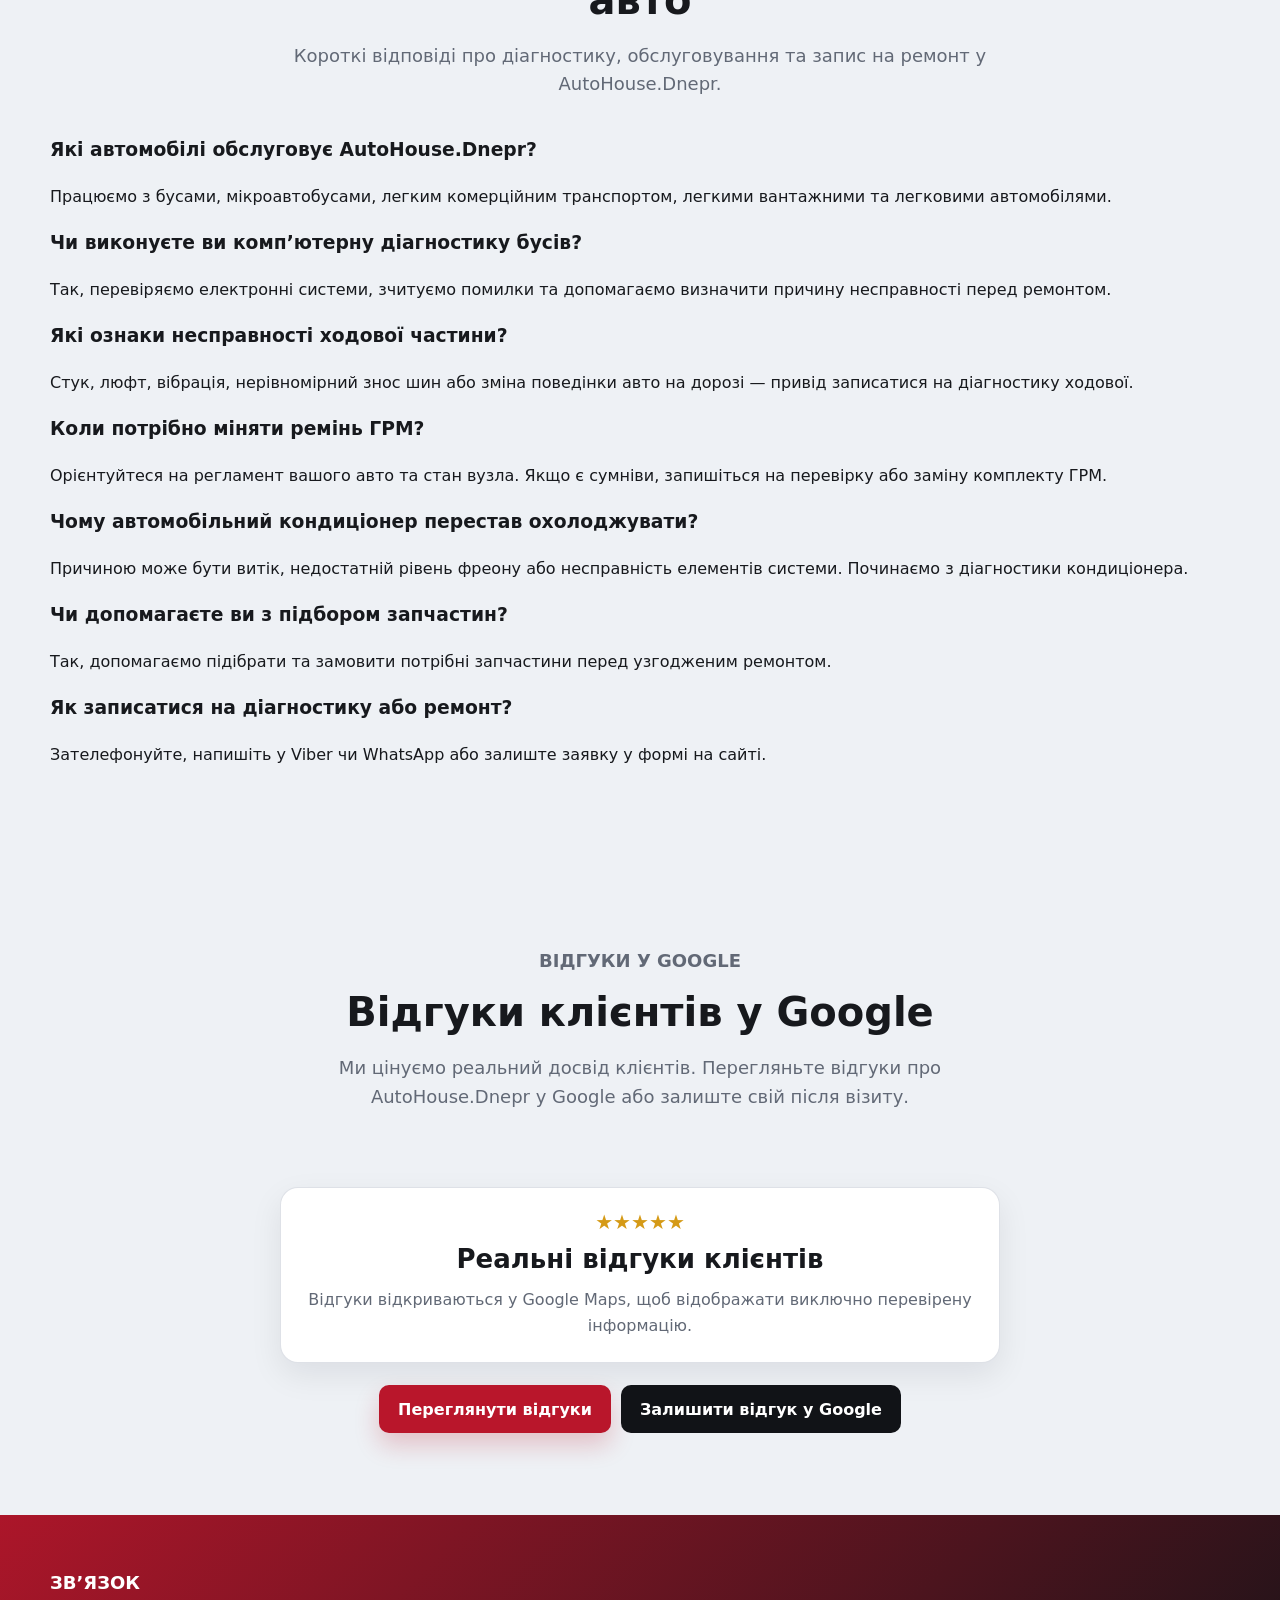
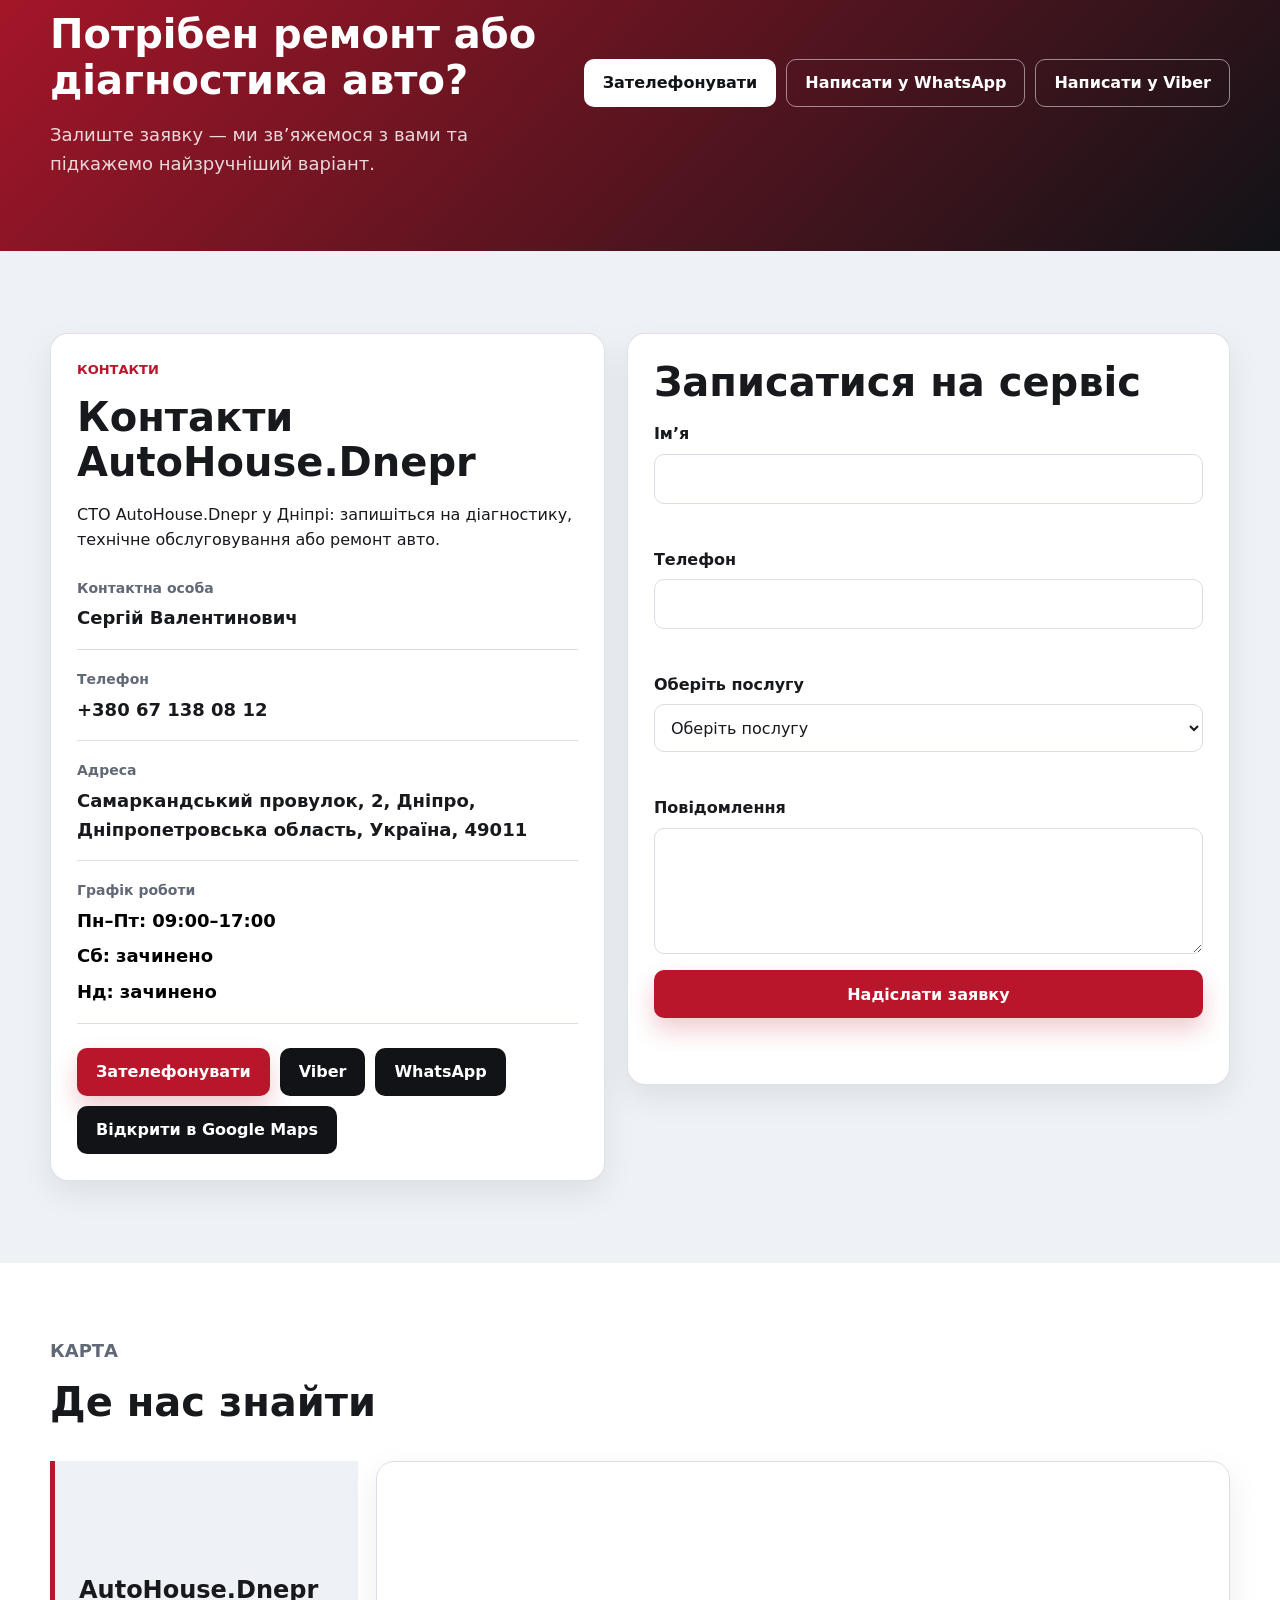
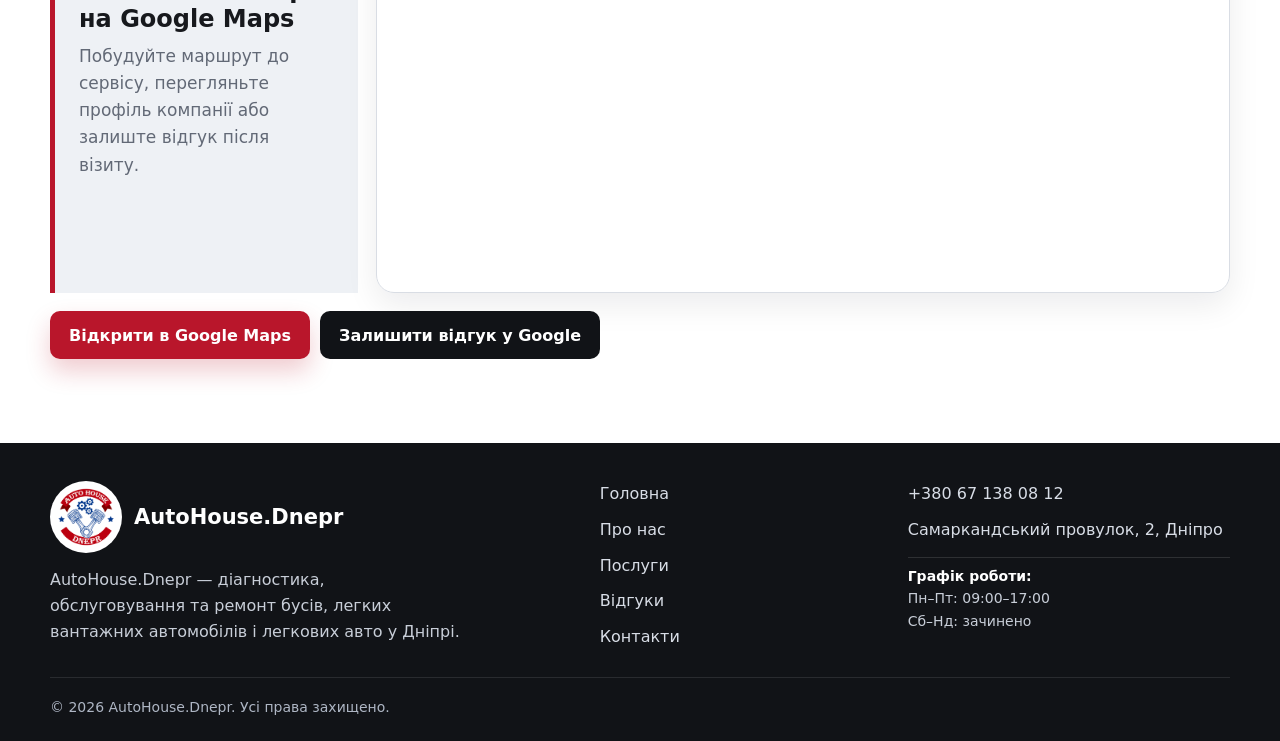
<file: public/index.html>
<!doctype html>
<html lang="uk">
  <head>
    <meta charset="utf-8">
    <meta name="viewport" content="width=device-width, initial-scale=1">
    <title>СТО у Дніпрі — ремонт бусів і комерційних авто | AutoHouse.Dnepr</title>
    <meta
      name="description"
      content="AutoHouse.Dnepr — СТО у Дніпрі для бусів, мікроавтобусів і комерційних авто. Діагностика, ремонт двигуна, ходової, гальм, ГРМ та кондиціонерів."
    >
    <meta name="robots" content="index, follow">
    <meta name="theme-color" content="#17191d">
    <link rel="canonical" href="https://autohouse.dp.ua/">
    <meta property="og:type" content="website">
    <meta property="og:site_name" content="AutoHouse.Dnepr">
    <meta property="og:url" content="https://autohouse.dp.ua/">
    <meta property="og:title" content="СТО у Дніпрі — ремонт бусів і комерційних авто">
    <meta
      property="og:description"
      content="Діагностика, технічне обслуговування та ремонт бусів, мікроавтобусів, комерційних і легкових авто у Дніпрі."
    >
    <meta property="og:image" content="https://autohouse.dp.ua/assets/hero-van.webp">
    <meta name="twitter:card" content="summary_large_image">
    <meta name="twitter:title" content="СТО у Дніпрі — ремонт бусів і комерційних авто">
    <meta name="twitter:description" content="Діагностика, технічне обслуговування та ремонт бусів, мікроавтобусів, комерційних і легкових авто у Дніпрі.">
    <meta name="twitter:image" content="https://autohouse.dp.ua/assets/hero-van.webp">
    <link rel="icon" type="image/png" sizes="512x512" href="/assets/favicon-512.png">
    <link rel="icon" type="image/png" sizes="192x192" href="/assets/favicon-192.png">
    <link rel="icon" type="image/png" sizes="96x96" href="/assets/favicon-96.png">
    <link rel="icon" type="image/png" sizes="48x48" href="/assets/favicon-48.png">
    <link rel="shortcut icon" href="/favicon.ico">
    <link rel="apple-touch-icon" sizes="180x180" href="/assets/apple-touch-icon.png">
    <link rel="manifest" href="/site.webmanifest">
    <link rel="preload" as="image" href="/assets/hero-van.webp">
    <link rel="stylesheet" href="/styles.css">
    <script type="application/ld+json" data-business-schema>
      {
        "@context": "https://schema.org",
        "@graph": [
          {
            "@type": "AutoRepair",
            "name": "AutoHouse.Dnepr",
            "url": "https://autohouse.dp.ua/",
            "telephone": "+380671380812",
            "image": "https://autohouse.dp.ua/assets/logo.png",
            "logo": "https://autohouse.dp.ua/assets/logo.png",
            "address": {
              "@type": "PostalAddress",
              "streetAddress": "Самаркандський провулок, 2",
              "addressLocality": "Дніпро",
              "addressRegion": "Дніпропетровська область",
              "postalCode": "49011",
              "addressCountry": "UA"
            },
            "openingHoursSpecification": [
              {
                "@type": "OpeningHoursSpecification",
                "dayOfWeek": ["Monday", "Tuesday", "Wednesday", "Thursday", "Friday"],
                "opens": "09:00",
                "closes": "17:00"
              }
            ],
            "areaServed": {
              "@type": "City",
              "name": "Дніпро"
            },
            "sameAs": ["https://maps.app.goo.gl/JLrzwr5WQTo3SoWM7"],
            "serviceType": [
              "Комп’ютерна діагностика авто",
              "Діагностика та ремонт ходової",
              "Заміна оливи та фільтрів",
              "Діагностика та ремонт двигуна",
              "Ремонт гальмівної системи",
              "Заміна ременя та комплекту ГРМ",
              "Обслуговування та ремонт автокондиціонерів",
              "Зварювальні та рихтувальні роботи",
              "Антикорозійна обробка автомобіля"
            ]
          },
          {
            "@type": "FAQPage",
            "mainEntity": [
              {
                "@type": "Question",
                "name": "Які автомобілі обслуговує AutoHouse.Dnepr?",
                "acceptedAnswer": {
                  "@type": "Answer",
                  "text": "Працюємо з бусами, мікроавтобусами, легким комерційним транспортом, легкими вантажними та легковими автомобілями."
                }
              },
              {
                "@type": "Question",
                "name": "Чи виконуєте ви комп’ютерну діагностику бусів?",
                "acceptedAnswer": {
                  "@type": "Answer",
                  "text": "Так, перевіряємо електронні системи, зчитуємо помилки та допомагаємо визначити причину несправності перед ремонтом."
                }
              },
              {
                "@type": "Question",
                "name": "Які ознаки несправності ходової частини?",
                "acceptedAnswer": {
                  "@type": "Answer",
                  "text": "Стук, люфт, вібрація, нерівномірний знос шин або зміна поведінки авто на дорозі — привід записатися на діагностику ходової."
                }
              },
              {
                "@type": "Question",
                "name": "Коли потрібно міняти ремінь ГРМ?",
                "acceptedAnswer": {
                  "@type": "Answer",
                  "text": "Орієнтуйтеся на регламент вашого авто та стан вузла. Якщо є сумніви, запишіться на перевірку або заміну комплекту ГРМ."
                }
              },
              {
                "@type": "Question",
                "name": "Чому автомобільний кондиціонер перестав охолоджувати?",
                "acceptedAnswer": {
                  "@type": "Answer",
                  "text": "Причиною може бути витік, недостатній рівень фреону або несправність елементів системи. Починаємо з діагностики кондиціонера."
                }
              },
              {
                "@type": "Question",
                "name": "Чи допомагаєте ви з підбором запчастин?",
                "acceptedAnswer": {
                  "@type": "Answer",
                  "text": "Так, допомагаємо підібрати та замовити потрібні запчастини перед узгодженим ремонтом."
                }
              },
              {
                "@type": "Question",
                "name": "Як записатися на діагностику або ремонт?",
                "acceptedAnswer": {
                  "@type": "Answer",
                  "text": "Зателефонуйте, напишіть у Viber чи WhatsApp або залиште заявку у формі на сайті."
                }
              }
            ]
          }
        ]
      }
    </script>
  </head>
  <body>
    <a class="skip-link" href="#main" data-i18n="access.skip">Перейти до змісту</a>

    <header class="site-header" data-header>
      <div class="container header-inner">
        <a class="brand" href="#home" aria-label="AutoHouse.Dnepr">
          <img src="/assets/logo.png?v=3" alt="Логотип AutoHouse.Dnepr" data-i18n-alt="logoAlt" width="84" height="84">
          <span class="brand-title">AutoHouse.Dnepr</span>
        </a>

        <nav class="site-nav" id="site-nav" aria-label="Головна навігація" data-i18n-aria-label="aria.mainNav">
          <a href="#home" data-nav-link data-i18n="nav.home">Головна</a>
          <a href="#about" data-nav-link data-i18n="nav.about">Про нас</a>
          <a href="#services" data-nav-link data-i18n="nav.services">Послуги</a>
          <a href="#benefits" data-nav-link data-i18n="nav.benefits">Переваги</a>
          <a href="#reviews" data-nav-link data-i18n="nav.reviews">Відгуки</a>
          <a href="#contacts" data-nav-link data-i18n="nav.contacts">Контакти</a>
        </nav>

        <div class="header-actions">
          <div class="language-switch" role="group" aria-label="Перемикач мови" data-i18n-aria-label="aria.language">
            <button type="button" class="lang-button is-active" data-lang-switch="uk" aria-pressed="true">UA</button>
            <button type="button" class="lang-button" data-lang-switch="ru" aria-pressed="false">RU</button>
          </div>
          <button class="menu-toggle" type="button" aria-expanded="false" aria-controls="site-nav" aria-label="Відкрити меню" data-menu-toggle data-i18n-aria-label="aria.openMenu">
            <span></span>
            <span></span>
            <span></span>
          </button>
        </div>
      </div>
    </header>

    <main id="main">
      <section class="hero section-observed" id="home">
        <div class="container hero-grid">
          <div class="hero-copy">
            <p class="eyebrow" data-i18n="hero.eyebrow">Автосервіс у Дніпрі</p>
            <h1 data-i18n="hero.title">СТО для бусів, мікроавтобусів і комерційних авто у Дніпрі</h1>
            <p class="hero-lead" data-i18n="hero.subtitle">
              Діагностика, технічне обслуговування та ремонт бусів, легких вантажних, комерційних і легкових автомобілів.
            </p>
            <ul class="hero-points" aria-label="Ключові переваги" data-i18n-aria-label="aria.heroPoints">
              <li data-i18n="hero.pointDiagnostics">Комп’ютерна діагностика авто</li>
              <li data-i18n="hero.pointSuspension">Ходова, двигун і гальма</li>
              <li data-i18n="hero.pointParts">Підбір потрібних запчастин</li>
              <li data-i18n="hero.pointVisit">Узгодження робіт з клієнтом</li>
            </ul>
            <div class="button-row">
              <a class="btn btn-primary" href="#contacts" data-book-link>
                <svg aria-hidden="true" viewBox="0 0 24 24"><path d="M7 3v3M17 3v3M4.5 9h15M6 5h12a2 2 0 0 1 2 2v12a2 2 0 0 1-2 2H6a2 2 0 0 1-2-2V7a2 2 0 0 1 2-2Z"/><path d="m8 14 2.5 2.5L16 11"/></svg>
                <span data-i18n="actions.bookService">Записатися на ремонт</span>
              </a>
              <a class="btn btn-dark" href="tel:+380671380812">
                <svg aria-hidden="true" viewBox="0 0 24 24"><path d="M6.7 3.5 9 2.9c.7-.2 1.5.2 1.8.9l1 2.4c.3.7.1 1.5-.5 2l-1.2 1a12.4 12.4 0 0 0 4.7 4.7l1-1.2c.5-.6 1.3-.8 2-.5l2.4 1c.7.3 1.1 1 .9 1.8l-.6 2.3c-.2.9-1 1.5-1.9 1.5A16.6 16.6 0 0 1 4 4.9c0-.9.6-1.7 1.5-1.9Z"/></svg>
                <span data-i18n="actions.call">Зателефонувати</span>
              </a>
              <a class="btn btn-messenger" href="https://wa.me/380671380812" target="_blank" rel="noopener" aria-label="WhatsApp">WhatsApp</a>
              <a class="btn btn-messenger" href="viber://chat?number=%2B380671380812" aria-label="Viber">Viber</a>
            </div>
            <div class="hero-badges">
              <div class="hero-offer">
                <svg aria-hidden="true" viewBox="0 0 24 24"><path d="M20 7 10 17l-5-5"/><path d="M3 12a9 9 0 1 0 18 0 9 9 0 0 0-18 0Z"/></svg>
                <span data-i18n="hero.offer">Комплексна діагностика та ремонт в одному сервісі</span>
              </div>
              <div class="hours-badge">
                <svg aria-hidden="true" viewBox="0 0 24 24"><path d="M12 7v5l3 2"/><path d="M4 12a8 8 0 1 0 16 0 8 8 0 0 0-16 0Z"/></svg>
                <span data-i18n="hero.hoursBadge">Працюємо: Пн–Пт 09:00–17:00</span>
              </div>
            </div>
          </div>
        </div>
      </section>

      <section class="section section-observed" id="about">
        <div class="container split">
          <div class="section-copy">
            <p class="eyebrow" data-i18n="about.eyebrow">Про сервіс</p>
            <h2 data-i18n="about.title">Про AutoHouse.Dnepr</h2>
            <p data-i18n="about.textOne">
              AutoHouse.Dnepr — автосервіс у Дніпрі для бусів, мікроавтобусів, легких комерційних, вантажних і легкових автомобілів.
            </p>
            <p data-i18n="about.textTwo">
              Виконуємо комп’ютерну діагностику, технічне обслуговування, ремонт двигуна, ходової, гальмівної системи, ГРМ, автокондиціонерів, кузовні та антикорозійні роботи.
            </p>
            <p data-i18n="about.textThree">
              Перед початком робіт пояснюємо результати огляду, узгоджуємо обсяг ремонту та допомагаємо з підбором потрібних запчастин.
            </p>
          </div>
          <div class="about-media">
            <img src="/assets/service-engine.webp" alt="Ремонт двигуна комерційного автомобіля" data-i18n-alt="alts.about" width="1600" height="900" loading="lazy">
          </div>
        </div>
      </section>

      <section class="section section-muted section-observed" id="services">
        <div class="container">
          <div class="section-heading">
            <p class="eyebrow" data-i18n="services.eyebrow">Послуги</p>
            <h2 data-i18n="services.title">Діагностика, ремонт і технічне обслуговування авто</h2>
            <p data-i18n="services.subtitle">Обслуговуємо буси, мікроавтобуси, легкий комерційний транспорт, легкі вантажні та легкові авто у Дніпрі.</p>
          </div>
          <div class="services-grid" id="services-grid"></div>
        </div>
      </section>

      <section class="section section-observed" id="offers">
        <div class="container">
          <div class="section-heading">
            <p class="eyebrow" data-i18n="offers.eyebrow">Умови сервісу</p>
            <h2 data-i18n="offers.title">Що допомагає швидше узгодити ремонт</h2>
          </div>
          <div class="offer-grid" id="offer-grid"></div>
          <div class="offer-note">
            <svg aria-hidden="true" viewBox="0 0 24 24"><path d="M12 3v18M3 12h18"/><path d="m6 6 12 12M18 6 6 18"/></svg>
            <span data-i18n="offers.extra">Запишіться телефоном або через форму — підкажемо, з чого почати діагностику чи ремонт.</span>
          </div>
        </div>
      </section>

      <section class="section section-dark section-observed" id="benefits">
        <div class="container">
          <div class="section-heading align-left">
            <p class="eyebrow" data-i18n="benefits.eyebrow">Переваги</p>
            <h2 data-i18n="benefits.title">Чому обирають AutoHouse.Dnepr</h2>
          </div>
          <div class="benefit-grid" id="benefit-grid"></div>
        </div>
      </section>

      <section class="section section-observed" id="process">
        <div class="container">
          <div class="section-heading">
            <p class="eyebrow" data-i18n="process.eyebrow">Як ми працюємо</p>
            <h2 data-i18n="process.title">Зрозумілий шлях від заявки до готового авто</h2>
          </div>
          <div class="process-grid" id="process-grid"></div>
        </div>
      </section>

      <section class="section section-muted section-observed" id="faq">
        <div class="container">
          <div class="section-heading">
            <p class="eyebrow" data-i18n="faq.eyebrow">FAQ</p>
            <h2 data-i18n="faq.title">Поширені запитання про ремонт авто</h2>
            <p data-i18n="faq.subtitle">Короткі відповіді про діагностику, обслуговування та запис на ремонт у AutoHouse.Dnepr.</p>
          </div>
          <div class="faq-grid" id="faq-list">
            <article class="faq-item">
              <h3>Які автомобілі обслуговує AutoHouse.Dnepr?</h3>
              <p>Працюємо з бусами, мікроавтобусами, легким комерційним транспортом, легкими вантажними та легковими автомобілями.</p>
            </article>
            <article class="faq-item">
              <h3>Чи виконуєте ви комп’ютерну діагностику бусів?</h3>
              <p>Так, перевіряємо електронні системи, зчитуємо помилки та допомагаємо визначити причину несправності перед ремонтом.</p>
            </article>
            <article class="faq-item">
              <h3>Які ознаки несправності ходової частини?</h3>
              <p>Стук, люфт, вібрація, нерівномірний знос шин або зміна поведінки авто на дорозі — привід записатися на діагностику ходової.</p>
            </article>
            <article class="faq-item">
              <h3>Коли потрібно міняти ремінь ГРМ?</h3>
              <p>Орієнтуйтеся на регламент вашого авто та стан вузла. Якщо є сумніви, запишіться на перевірку або заміну комплекту ГРМ.</p>
            </article>
            <article class="faq-item">
              <h3>Чому автомобільний кондиціонер перестав охолоджувати?</h3>
              <p>Причиною може бути витік, недостатній рівень фреону або несправність елементів системи. Починаємо з діагностики кондиціонера.</p>
            </article>
            <article class="faq-item">
              <h3>Чи допомагаєте ви з підбором запчастин?</h3>
              <p>Так, допомагаємо підібрати та замовити потрібні запчастини перед узгодженим ремонтом.</p>
            </article>
            <article class="faq-item">
              <h3>Як записатися на діагностику або ремонт?</h3>
              <p>Зателефонуйте, напишіть у Viber чи WhatsApp або залиште заявку у формі на сайті.</p>
            </article>
          </div>
        </div>
      </section>

      <section class="section section-muted section-observed" id="reviews">
        <div class="container google-reviews-layout">
          <div class="section-heading">
            <p class="eyebrow" data-i18n="reviews.eyebrow">Відгуки у Google</p>
            <h2 data-i18n="reviews.title">Відгуки клієнтів у Google</h2>
            <p data-i18n="reviews.subtitle">Ми цінуємо реальний досвід клієнтів. Перегляньте відгуки про AutoHouse.Dnepr у Google або залиште свій після візиту.</p>
          </div>
          <article class="google-reviews-card">
            <span class="review-stars" data-i18n="reviews.cardStars" aria-label="Google Reviews">★★★★★</span>
            <h3 data-i18n="reviews.cardTitle">Реальні відгуки клієнтів</h3>
            <p data-i18n="reviews.cardText">Відгуки відкриваються у Google Maps, щоб клієнти бачили перевірену інформацію.</p>
          </article>
          <div class="reviews-actions">
            <a class="btn btn-primary" href="https://www.google.com/maps/search/?api=1&query=AutoHouse.Dnepr%2C%20%D0%A1%D0%B0%D0%BC%D0%B0%D1%80%D0%BA%D0%B0%D0%BD%D0%B4%D1%81%D1%8C%D0%BA%D0%B8%D0%B9%20%D0%BF%D1%80%D0%BE%D0%B2%D1%83%D0%BB%D0%BE%D0%BA%202%2C%20%D0%94%D0%BD%D1%96%D0%BF%D1%80%D0%BE" target="_blank" rel="noopener" data-google-map-link data-i18n="reviews.viewGoogle">Переглянути відгуки</a>
            <a class="btn btn-dark" href="https://www.google.com/maps/search/?api=1&query=AutoHouse.Dnepr%2C%20%D0%A1%D0%B0%D0%BC%D0%B0%D1%80%D0%BA%D0%B0%D0%BD%D0%B4%D1%81%D1%8C%D0%BA%D0%B8%D0%B9%20%D0%BF%D1%80%D0%BE%D0%B2%D1%83%D0%BB%D0%BE%D0%BA%202%2C%20%D0%94%D0%BD%D1%96%D0%BF%D1%80%D0%BE" target="_blank" rel="noopener" data-google-review-link data-i18n="reviews.writeGoogle">Залишити відгук у Google</a>
          </div>
        </div>
      </section>

      <section class="cta-band section-observed" aria-labelledby="cta-title">
        <div class="container cta-inner">
          <div>
            <p class="eyebrow" data-i18n="cta.eyebrow">Зв’язок</p>
            <h2 id="cta-title" data-i18n="cta.title">Потрібна діагностика або ремонт авто у Дніпрі?</h2>
            <p data-i18n="cta.text">Залиште заявку — ми зв’яжемося з вами та підкажемо, з чого почати обслуговування або ремонт.</p>
          </div>
          <div class="button-row">
            <a class="btn btn-light" href="tel:+380671380812" data-i18n="cta.call">Зателефонувати</a>
            <a class="btn btn-outline-light" href="https://wa.me/380671380812" target="_blank" rel="noopener" data-i18n="cta.whatsapp">Написати у WhatsApp</a>
            <a class="btn btn-outline-light" href="viber://chat?number=%2B380671380812" data-i18n="cta.viber">Написати у Viber</a>
          </div>
        </div>
      </section>

      <section class="section section-muted section-observed" id="contacts">
        <div class="container contact-layout">
          <div class="contact-panel">
            <p class="eyebrow" data-i18n="contacts.eyebrow">Контакти</p>
            <h2 data-i18n="contacts.title">Контакти AutoHouse.Dnepr</h2>
            <p data-i18n="contacts.intro">СТО AutoHouse.Dnepr у Дніпрі: запишіться на діагностику, технічне обслуговування або ремонт авто.</p>
            <dl class="contact-list">
              <div>
                <dt data-i18n="contacts.personLabel">Контактна особа</dt>
                <dd data-i18n="contacts.person">Сергій Валентинович</dd>
              </div>
              <div>
                <dt data-i18n="contacts.phoneLabel">Телефон</dt>
                <dd><a href="tel:+380671380812">+380 67 138 08 12</a></dd>
              </div>
              <div>
                <dt data-i18n="contacts.addressLabel">Адреса</dt>
                <dd data-i18n="contacts.address">Самаркандський провулок, 2, Дніпро, Дніпропетровська область, Україна, 49011</dd>
              </div>
              <div>
                <dt data-i18n="contacts.hoursLabel">Графік роботи</dt>
                <dd>
                  <ul class="working-hours" aria-label="Графік роботи" data-i18n-aria-label="contacts.hoursLabel">
                    <li>
                      <span data-i18n="contacts.hoursWeekdays">Пн–Пт:</span>
                      <span data-i18n="contacts.hoursOpen">09:00–17:00</span>
                    </li>
                    <li>
                      <span data-i18n="contacts.hoursSaturday">Сб:</span>
                      <span data-i18n="contacts.hoursClosed">зачинено</span>
                    </li>
                    <li>
                      <span data-i18n="contacts.hoursSunday">Нд:</span>
                      <span data-i18n="contacts.hoursClosed">зачинено</span>
                    </li>
                  </ul>
                </dd>
              </div>
            </dl>
            <div class="button-row contact-buttons">
              <a class="btn btn-primary" href="tel:+380671380812" data-i18n="actions.call">Зателефонувати</a>
              <a class="btn btn-dark" href="viber://chat?number=%2B380671380812">Viber</a>
              <a class="btn btn-dark" href="https://wa.me/380671380812" target="_blank" rel="noopener">WhatsApp</a>
              <a class="btn btn-dark" href="https://www.google.com/maps/search/?api=1&query=AutoHouse.Dnepr%2C%20%D0%A1%D0%B0%D0%BC%D0%B0%D1%80%D0%BA%D0%B0%D0%BD%D0%B4%D1%81%D1%8C%D0%BA%D0%B8%D0%B9%20%D0%BF%D1%80%D0%BE%D0%B2%D1%83%D0%BB%D0%BE%D0%BA%202%2C%20%D0%94%D0%BD%D1%96%D0%BF%D1%80%D0%BE" target="_blank" rel="noopener" data-google-map-link data-i18n="map.openGoogle">Google Maps</a>
            </div>
          </div>

          <form class="request-form" id="request-form" novalidate>
            <h2 data-i18n="form.title">Записатися на сервіс</h2>
            <div class="form-field">
              <label for="name" data-i18n="form.name">Ім’я</label>
              <input id="name" name="name" type="text" autocomplete="name" aria-describedby="name-error">
              <span class="field-error" id="name-error" data-error-for="name"></span>
            </div>
            <div class="form-field">
              <label for="phone" data-i18n="form.phone">Телефон</label>
              <input id="phone" name="phone" type="tel" autocomplete="tel" inputmode="tel" aria-describedby="phone-error">
              <span class="field-error" id="phone-error" data-error-for="phone"></span>
            </div>
            <div class="form-field">
              <label for="service" data-i18n="form.service">Оберіть послугу</label>
              <select id="service" name="service" aria-describedby="service-error"></select>
              <span class="field-error" id="service-error" data-error-for="service"></span>
            </div>
            <div class="form-field">
              <label for="message" data-i18n="form.message">Повідомлення</label>
              <textarea id="message" name="message" rows="4"></textarea>
            </div>
            <input type="text" name="website" autocomplete="off" tabindex="-1" class="honeypot" aria-hidden="true">
            <button class="btn btn-primary form-submit" type="submit" data-i18n="form.submit">Надіслати заявку</button>
            <p class="form-status" role="status" aria-live="polite" data-form-status></p>
          </form>
        </div>
      </section>

      <section class="map-section section-observed" id="map" aria-labelledby="map-title">
        <div class="container">
          <div class="section-heading align-left">
            <p class="eyebrow" data-i18n="map.eyebrow">Карта</p>
            <h2 id="map-title" data-i18n="map.title">Де нас знайти</h2>
          </div>
          <div class="map-content">
            <div class="map-info">
              <h3 data-i18n="map.profileTitle">СТО AutoHouse.Dnepr на Google Maps</h3>
              <p data-i18n="map.profileText">Побудуйте маршрут до автосервісу в Дніпрі та перегляньте профіль компанії в Google Maps.</p>
            </div>
            <div class="map-frame">
              <!-- Fill googleBusinessConfig in script.js with the Google Business Place ID and Maps Embed API key to bind this map to the listing. -->
              <iframe
                title="Карта AutoHouse.Dnepr"
                data-i18n-title="map.frameTitle"
                data-google-map-frame
                loading="lazy"
                allowfullscreen
                referrerpolicy="no-referrer-when-downgrade"
                src="https://www.google.com/maps?q=%D0%A1%D0%B0%D0%BC%D0%B0%D1%80%D0%BA%D0%B0%D0%BD%D0%B4%D1%81%D1%8C%D0%BA%D0%B8%D0%B9%20%D0%BF%D1%80%D0%BE%D0%B2%D1%83%D0%BB%D0%BE%D0%BA%202%2C%20%D0%94%D0%BD%D1%96%D0%BF%D1%80%D0%BE%2C%2049011&output=embed"
              ></iframe>
            </div>
          </div>
          <div class="map-actions">
            <a class="btn btn-primary" href="https://www.google.com/maps/search/?api=1&query=AutoHouse.Dnepr%2C%20%D0%A1%D0%B0%D0%BC%D0%B0%D1%80%D0%BA%D0%B0%D0%BD%D0%B4%D1%81%D1%8C%D0%BA%D0%B8%D0%B9%20%D0%BF%D1%80%D0%BE%D0%B2%D1%83%D0%BB%D0%BE%D0%BA%202%2C%20%D0%94%D0%BD%D1%96%D0%BF%D1%80%D0%BE" target="_blank" rel="noopener" data-google-map-link data-i18n="map.openGoogle">Відкрити в Google Maps</a>
            <a class="btn btn-dark" href="https://www.google.com/maps/search/?api=1&query=AutoHouse.Dnepr%2C%20%D0%A1%D0%B0%D0%BC%D0%B0%D1%80%D0%BA%D0%B0%D0%BD%D0%B4%D1%81%D1%8C%D0%BA%D0%B8%D0%B9%20%D0%BF%D1%80%D0%BE%D0%B2%D1%83%D0%BB%D0%BE%D0%BA%202%2C%20%D0%94%D0%BD%D1%96%D0%BF%D1%80%D0%BE" target="_blank" rel="noopener" data-google-review-link data-i18n="reviews.writeGoogle">Залишити відгук у Google</a>
          </div>
        </div>
      </section>
    </main>

    <footer class="site-footer">
      <div class="container footer-grid">
        <div class="footer-brand">
          <div class="footer-logo">
            <img src="/assets/logo.png?v=3" alt="Логотип AutoHouse.Dnepr" data-i18n-alt="logoAlt" width="72" height="72" loading="lazy">
            <strong>AutoHouse.Dnepr</strong>
          </div>
          <p data-i18n="footer.text">AutoHouse.Dnepr — діагностика, технічне обслуговування та ремонт бусів, мікроавтобусів, комерційних і легкових авто у Дніпрі.</p>
        </div>
        <nav class="footer-links" aria-label="Швидкі посилання" data-i18n-aria-label="aria.footerNav">
          <a href="#home" data-i18n="nav.home">Головна</a>
          <a href="#about" data-i18n="nav.about">Про нас</a>
          <a href="#services" data-i18n="nav.services">Послуги</a>
          <a href="#reviews" data-i18n="nav.reviews">Відгуки</a>
          <a href="#contacts" data-i18n="nav.contacts">Контакти</a>
        </nav>
        <div class="footer-contact">
          <a href="tel:+380671380812">+380 67 138 08 12</a>
          <span data-i18n="contacts.addressShort">Самаркандський провулок, 2, Дніпро</span>
          <div class="footer-hours">
            <strong data-i18n="footer.hoursTitle">Графік роботи:</strong>
            <span data-i18n="footer.hoursWeekdays">Пн–Пт: 09:00–17:00</span>
            <span data-i18n="footer.hoursWeekend">Сб–Нд: зачинено</span>
          </div>
        </div>
      </div>
      <div class="container footer-bottom">
        <p data-i18n="footer.copy">© 2026 AutoHouse.Dnepr. Усі права захищено.</p>
      </div>
    </footer>

    <button class="back-to-top" type="button" data-back-to-top aria-label="Наверх" data-i18n-aria-label="aria.backTop">
      <svg aria-hidden="true" viewBox="0 0 24 24"><path d="m6 15 6-6 6 6"/></svg>
    </button>

    <script src="/script.js" defer></script>
  </body>
</html>
</file>
<file: styles.css>
:root {
  --bg: #f5f6f8;
  --surface: #ffffff;
  --surface-soft: #eef1f5;
  --ink: #17191d;
  --muted: #626976;
  --line: #d9dde4;
  --dark: #111317;
  --dark-2: #1b1f26;
  --red: #b9162b;
  --red-dark: #8d1021;
  --blue: #145fa6;
  --blue-soft: #e8f1fb;
  --shadow: 0 18px 50px rgba(17, 19, 23, 0.12);
  --shadow-soft: 0 12px 32px rgba(17, 19, 23, 0.08);
  --radius: 18px;
  --container: 1180px;
  --header-height: 112px;
}

* {
  box-sizing: border-box;
}

html {
  scroll-behavior: smooth;
  scroll-padding-top: calc(var(--header-height) + 20px);
}

body {
  margin: 0;
  font-family: system-ui, -apple-system, BlinkMacSystemFont, "Segoe UI", sans-serif;
  color: var(--ink);
  background: var(--bg);
  line-height: 1.6;
  letter-spacing: 0;
  overflow-x: hidden;
}

body.menu-open {
  overflow: hidden;
}

img {
  display: block;
  max-width: 100%;
  height: auto;
}

a {
  color: inherit;
  text-decoration: none;
}

button,
input,
select,
textarea {
  font: inherit;
}

button {
  cursor: pointer;
}

:focus-visible {
  outline: 3px solid rgba(20, 95, 166, 0.45);
  outline-offset: 3px;
}

.skip-link {
  position: fixed;
  top: 12px;
  left: 12px;
  z-index: 1000;
  padding: 10px 14px;
  border-radius: 8px;
  background: var(--dark);
  color: #fff;
  transform: translateY(-140%);
  transition: transform 0.2s ease;
}

.skip-link:focus {
  transform: translateY(0);
}

.container {
  width: min(calc(100% - 40px), var(--container));
  margin: 0 auto;
}

.site-header {
  position: sticky;
  top: 0;
  z-index: 100;
  min-height: var(--header-height);
  background: rgba(245, 246, 248, 0.86);
  border-bottom: 1px solid rgba(217, 221, 228, 0.86);
  backdrop-filter: blur(16px);
}

.header-inner {
  min-height: var(--header-height);
  display: flex;
  align-items: center;
  justify-content: space-between;
  gap: 18px;
}

.brand {
  display: inline-flex;
  align-items: center;
  gap: 10px;
  flex: 0 0 auto;
}

.hero-copy,
.hero-media,
.section-copy,
.about-media,
.contact-panel,
.request-form {
  min-width: 0;
}

.brand img {
  width: 84px;
  height: 84px;
  padding: 5px;
  border-radius: 50%;
  background: #fff;
  object-fit: contain;
  filter: drop-shadow(0 8px 14px rgba(17, 19, 23, 0.16));
}

.brand-title {
  color: var(--ink);
  font-size: 24px;
  font-weight: 900;
  line-height: 1;
  white-space: nowrap;
}

.footer-logo img {
  width: 72px;
  height: 72px;
  padding: 5px;
  border-radius: 50%;
  background: #fff;
  object-fit: contain;
}

.footer-logo {
  display: inline-flex;
  align-items: center;
  gap: 12px;
}

.footer-logo strong {
  font-size: 21px;
  line-height: 1;
}

.site-nav {
  display: flex;
  align-items: center;
  justify-content: center;
  gap: 4px;
  padding: 4px;
  border-radius: 12px;
  background: rgba(255, 255, 255, 0.66);
}

.site-nav a {
  display: inline-flex;
  align-items: center;
  justify-content: center;
  min-height: 38px;
  padding: 6px 12px;
  border-radius: 8px;
  color: #303640;
  font-size: 15px;
  font-weight: 650;
  line-height: 1;
  white-space: nowrap;
  transition: color 0.2s ease, background 0.2s ease;
}

.site-nav a:hover,
.site-nav a.is-active {
  color: #fff;
  background: var(--red);
}

.header-actions {
  display: flex;
  align-items: center;
  justify-content: flex-end;
  gap: 10px;
  min-width: max-content;
}

.header-phone {
  display: inline-flex;
  align-items: center;
  gap: 8px;
  color: var(--ink);
  font-weight: 750;
  white-space: nowrap;
}

.header-phone svg,
.btn svg,
.hero-offer svg,
.offer-note svg,
.back-to-top svg {
  width: 20px;
  height: 20px;
  fill: none;
  stroke: currentColor;
  stroke-width: 2;
  stroke-linecap: round;
  stroke-linejoin: round;
}

.btn {
  display: inline-flex;
  align-items: center;
  justify-content: center;
  gap: 9px;
  min-height: 48px;
  padding: 12px 18px;
  border: 1px solid transparent;
  border-radius: 10px;
  font-weight: 800;
  line-height: 1.2;
  text-align: center;
  transition: transform 0.2s ease, box-shadow 0.2s ease, background 0.2s ease, border-color 0.2s ease;
}

.btn:hover {
  transform: translateY(-1px);
}

.btn-small {
  min-height: 40px;
  padding: 9px 14px;
  font-size: 14px;
}

.btn-primary {
  background: var(--red);
  color: #fff;
  box-shadow: 0 12px 24px rgba(185, 22, 43, 0.22);
}

.btn-primary:hover {
  background: var(--red-dark);
}

.btn-dark {
  background: var(--dark);
  color: #fff;
}

.btn-messenger {
  background: #fff;
  color: var(--ink);
  border-color: var(--line);
}

.btn-light {
  background: #fff;
  color: var(--dark);
}

.btn-outline-light {
  color: #fff;
  border-color: rgba(255, 255, 255, 0.5);
}

.btn-outline-light:hover {
  background: rgba(255, 255, 255, 0.12);
}

.language-switch {
  display: inline-flex;
  flex: 0 0 auto;
  padding: 3px;
  border: 1px solid var(--line);
  border-radius: 10px;
  background: #fff;
}

.lang-button {
  min-width: 38px;
  min-height: 34px;
  border: 0;
  border-radius: 8px;
  background: transparent;
  color: var(--muted);
  font-size: 13px;
  font-weight: 850;
}

.lang-button.is-active {
  background: var(--blue);
  color: #fff;
}

.menu-toggle {
  display: none;
  flex: 0 0 44px;
  width: 44px;
  height: 44px;
  border: 1px solid var(--line);
  border-radius: 10px;
  background: #fff;
  color: var(--dark);
}

.menu-toggle span {
  display: block;
  width: 20px;
  height: 2px;
  margin: 5px auto;
  border-radius: 999px;
  background: currentColor;
}

.hero {
  position: relative;
  isolation: isolate;
  overflow: hidden;
  min-height: calc(100svh - var(--header-height));
  padding: 42px 0 58px;
  background: var(--dark);
  color: #fff;
}

.hero::before,
.hero::after {
  content: "";
  position: absolute;
  inset: 0;
  z-index: -2;
}

.hero::before {
  background: url("assets/hero-van.webp") center right / cover no-repeat;
  transform: scale(1.01);
}

.hero::after {
  z-index: -1;
  background:
    linear-gradient(90deg, rgba(17, 19, 23, 0.9) 0%, rgba(17, 19, 23, 0.76) 34%, rgba(17, 19, 23, 0.38) 68%, rgba(17, 19, 23, 0.58) 100%),
    linear-gradient(180deg, rgba(17, 19, 23, 0.24), rgba(17, 19, 23, 0.66));
}

.hero-grid {
  min-height: calc(100svh - var(--header-height) - 100px);
  display: grid;
  grid-template-columns: minmax(0, 760px);
  align-items: center;
  position: relative;
  z-index: 1;
}

.hero-copy h1 {
  max-width: 780px;
  margin: 0;
  font-size: 56px;
  line-height: 1.05;
  letter-spacing: 0;
  overflow-wrap: break-word;
}

.hero-lead {
  max-width: 650px;
  margin: 22px 0 0;
  color: rgba(255, 255, 255, 0.86);
  font-size: 21px;
  line-height: 1.5;
  overflow-wrap: break-word;
}

.hero .eyebrow {
  color: #ff6276;
}

.eyebrow {
  margin: 0 0 14px;
  color: var(--red);
  font-size: 13px;
  font-weight: 900;
  letter-spacing: 0;
  text-transform: uppercase;
}

.hero-points {
  display: grid;
  grid-template-columns: repeat(2, minmax(0, 1fr));
  gap: 10px;
  padding: 0;
  margin: 24px 0;
  list-style: none;
}

.hero-points li {
  position: relative;
  padding: 10px 12px 10px 36px;
  border: 1px solid rgba(255, 255, 255, 0.2);
  border-radius: 10px;
  background: rgba(255, 255, 255, 0.12);
  color: #fff;
  font-weight: 700;
  backdrop-filter: blur(10px);
}

.hero-points li::before {
  content: "";
  position: absolute;
  top: 16px;
  left: 14px;
  width: 9px;
  height: 9px;
  border-radius: 999px;
  background: var(--red);
  box-shadow: 0 0 0 4px rgba(185, 22, 43, 0.12);
}

.button-row {
  display: flex;
  flex-wrap: wrap;
  gap: 10px;
}

.hero-badges {
  display: flex;
  flex-wrap: wrap;
  align-items: center;
  gap: 10px;
  margin-top: 22px;
}

.hero-offer {
  display: inline-flex;
  align-items: center;
  gap: 10px;
  padding: 12px 14px;
  border: 1px solid rgba(255, 255, 255, 0.24);
  border-radius: 12px;
  background: rgba(17, 19, 23, 0.6);
  color: #fff;
  font-weight: 850;
  box-shadow: var(--shadow-soft);
  backdrop-filter: blur(12px);
}

.hours-badge {
  display: inline-flex;
  align-items: center;
  gap: 8px;
  min-height: 40px;
  padding: 9px 12px;
  border: 1px solid rgba(255, 255, 255, 0.22);
  border-radius: 10px;
  background: rgba(255, 255, 255, 0.1);
  color: #fff;
  font-size: 15px;
  font-weight: 800;
  line-height: 1.25;
  box-shadow: var(--shadow-soft);
  backdrop-filter: blur(12px);
}

.hours-badge svg {
  width: 18px;
  height: 18px;
  flex: 0 0 auto;
  fill: none;
  stroke: currentColor;
  stroke-width: 2;
  stroke-linecap: round;
  stroke-linejoin: round;
}

.hero-media {
  position: relative;
  margin: 0;
  overflow: hidden;
  border-radius: 22px;
  background: var(--dark);
  box-shadow: var(--shadow);
}

.hero-media > img,
.about-media img,
.service-card img {
  width: 100%;
  height: 100%;
  object-fit: cover;
}

.hero-media > img {
  aspect-ratio: 16 / 10;
}

.hero-media::after {
  content: "";
  position: absolute;
  inset: 0;
  background: linear-gradient(180deg, rgba(17, 19, 23, 0), rgba(17, 19, 23, 0.34));
  pointer-events: none;
}

.hero-media figcaption {
  position: absolute;
  right: 18px;
  bottom: 18px;
  z-index: 1;
  display: inline-flex;
  align-items: center;
  gap: 10px;
  max-width: min(420px, calc(100% - 36px));
  padding: 10px 12px;
  border-radius: 12px;
  background: rgba(255, 255, 255, 0.92);
  color: var(--dark);
  font-weight: 800;
  box-shadow: 0 10px 30px rgba(0, 0, 0, 0.18);
}

.hero-media figcaption img {
  width: 42px;
  height: 42px;
  flex: 0 0 auto;
}

.section {
  padding: 82px 0;
}

.section-muted {
  background: var(--surface-soft);
}

.section-dark {
  background: var(--dark);
  color: #fff;
}

.section-dark .eyebrow {
  color: #ff6276;
}

.section-dark .section-heading p {
  color: #c5ccd8;
}

.section-heading {
  max-width: 760px;
  margin: 0 auto 36px;
  text-align: center;
}

.section-heading.align-left {
  margin-left: 0;
  text-align: left;
}

.section-heading h2,
.section-copy h2,
.contact-panel h2,
.request-form h2,
.cta-inner h2 {
  margin: 0;
  font-size: 40px;
  line-height: 1.14;
  letter-spacing: 0;
}

.section-heading p,
.section-copy p,
.cta-inner p {
  color: var(--muted);
  font-size: 18px;
}

.split {
  display: grid;
  grid-template-columns: minmax(0, 0.92fr) minmax(360px, 1fr);
  align-items: center;
  gap: 42px;
}

.section-copy {
  max-width: 640px;
}

.section-copy p {
  margin: 18px 0 0;
}

.about-media {
  overflow: hidden;
  border-radius: 20px;
  box-shadow: var(--shadow);
}

.about-media img {
  aspect-ratio: 16 / 11;
}

.services-grid {
  display: grid;
  grid-template-columns: repeat(3, minmax(0, 1fr));
  gap: 18px;
}

.service-card,
.offer-card,
.benefit-card,
.process-card,
.google-reviews-card,
.contact-panel,
.request-form {
  border: 1px solid rgba(217, 221, 228, 0.86);
  border-radius: var(--radius);
  background: var(--surface);
  box-shadow: var(--shadow-soft);
}

.service-card {
  position: relative;
  display: block;
  overflow: hidden;
  min-height: 260px;
  transition: transform 0.2s ease, box-shadow 0.2s ease, border-color 0.2s ease;
}

.service-card:hover {
  transform: translateY(-4px);
  border-color: rgba(185, 22, 43, 0.34);
  box-shadow: 0 22px 52px rgba(17, 19, 23, 0.16);
}

.service-card img {
  aspect-ratio: 16 / 11;
  transition: transform 0.35s ease;
}

.service-card:hover img {
  transform: scale(1.045);
}

.service-card::after {
  content: "";
  position: absolute;
  inset: 0;
  background: linear-gradient(180deg, rgba(17, 19, 23, 0.08), rgba(17, 19, 23, 0.82));
  pointer-events: none;
}

.service-card h3 {
  position: absolute;
  left: 18px;
  right: 18px;
  bottom: 18px;
  z-index: 1;
  margin: 0;
  color: #fff;
  font-size: 22px;
  line-height: 1.18;
  letter-spacing: 0;
  text-shadow: 0 2px 12px rgba(0, 0, 0, 0.45);
}

.benefit-icon,
.process-number,
.offer-icon {
  display: inline-grid;
  place-items: center;
  width: 44px;
  height: 44px;
  border-radius: 12px;
  background: var(--blue-soft);
  color: var(--blue);
}

.benefit-icon svg,
.offer-icon svg {
  width: 24px;
  height: 24px;
  fill: none;
  stroke: currentColor;
  stroke-width: 2;
  stroke-linecap: round;
  stroke-linejoin: round;
}

.offer-card h3,
.process-card h3 {
  margin: 14px 0 8px;
  font-size: 21px;
  line-height: 1.24;
  letter-spacing: 0;
}

.offer-card p,
.benefit-card p,
.process-card p {
  margin: 0;
  color: var(--muted);
}

.offer-grid,
.benefit-grid,
.process-grid {
  display: grid;
  gap: 18px;
}

.offer-grid {
  grid-template-columns: repeat(3, minmax(0, 1fr));
}

.offer-card,
.benefit-card,
.process-card {
  padding: 22px;
}

.offer-icon {
  background: rgba(185, 22, 43, 0.1);
  color: var(--red);
}

.offer-note {
  display: flex;
  align-items: center;
  gap: 12px;
  margin-top: 18px;
  padding: 18px 20px;
  border-radius: var(--radius);
  background: var(--dark);
  color: #fff;
  font-weight: 850;
}

.offer-note svg {
  flex: 0 0 auto;
  color: #ff6276;
}

.benefit-grid {
  grid-template-columns: repeat(3, minmax(0, 1fr));
}

.benefit-card {
  background: var(--dark-2);
  border-color: rgba(255, 255, 255, 0.1);
  box-shadow: none;
}

.benefit-card p {
  margin-top: 14px;
  color: #e7ebf2;
  font-weight: 750;
}

.benefit-icon {
  background: rgba(255, 255, 255, 0.1);
  color: #ff6276;
}

.process-grid {
  grid-template-columns: repeat(4, minmax(0, 1fr));
  counter-reset: process;
}

.process-card {
  position: relative;
}

.process-number {
  background: var(--red);
  color: #fff;
  font-weight: 900;
}

.google-reviews-card {
  padding: 24px;
}

.google-reviews-layout {
  display: grid;
  gap: 22px;
  justify-items: center;
}

.google-reviews-card {
  width: min(100%, 720px);
  display: grid;
  gap: 12px;
  text-align: center;
}

.google-reviews-card h3 {
  margin: 0;
  font-size: 26px;
  line-height: 1.18;
}

.google-reviews-card p {
  margin: 0;
  color: var(--muted);
}

.review-stars {
  color: #d59a16;
  font-size: 20px;
  line-height: 1;
  white-space: nowrap;
}

.reviews-actions,
.map-actions {
  display: flex;
  flex-wrap: wrap;
  gap: 10px;
  margin-top: 18px;
}

.google-reviews-layout .reviews-actions {
  justify-content: center;
  margin-top: 0;
}

.cta-band {
  padding: 54px 0;
  background:
    linear-gradient(135deg, rgba(185, 22, 43, 0.92), rgba(17, 19, 23, 0.98)),
    var(--dark);
  color: #fff;
}

.cta-inner {
  display: grid;
  grid-template-columns: minmax(0, 1fr) auto;
  align-items: center;
  gap: 26px;
}

.cta-inner p {
  max-width: 680px;
  color: rgba(255, 255, 255, 0.84);
}

.cta-inner .eyebrow {
  color: #fff;
}

.contact-layout {
  display: grid;
  grid-template-columns: minmax(0, 0.92fr) minmax(360px, 1fr);
  align-items: start;
  gap: 22px;
}

.contact-panel,
.request-form {
  padding: 26px;
}

.contact-list {
  display: grid;
  gap: 18px;
  margin: 24px 0;
}

.contact-list div {
  padding-bottom: 16px;
  border-bottom: 1px solid var(--line);
}

.contact-list dt {
  color: var(--muted);
  font-size: 14px;
  font-weight: 850;
}

.contact-list dd {
  margin: 5px 0 0;
  color: var(--ink);
  font-size: 18px;
  font-weight: 750;
}

.working-hours {
  display: grid;
  gap: 7px;
  margin: 0;
  padding: 0;
  list-style: none;
}

.working-hours li {
  display: flex;
  flex-wrap: wrap;
  align-items: baseline;
  gap: 6px;
}

.working-hours span {
  color: #000;
}

.working-hours span:last-child {
  font-weight: 800;
  white-space: nowrap;
}

.request-form {
  display: grid;
  gap: 16px;
}

.form-field {
  display: grid;
  gap: 7px;
}

.form-field label {
  font-weight: 800;
}

.form-field input,
.form-field select,
.form-field textarea {
  width: 100%;
  min-height: 48px;
  border: 1px solid var(--line);
  border-radius: 10px;
  padding: 11px 12px;
  background: #fff;
  color: var(--ink);
}

.form-field textarea {
  min-height: 112px;
  resize: vertical;
}

.form-field input[aria-invalid="true"],
.form-field select[aria-invalid="true"],
.form-field textarea[aria-invalid="true"] {
  border-color: var(--red);
}

.field-error {
  min-height: 20px;
  color: var(--red);
  font-size: 14px;
  font-weight: 750;
}

.form-submit {
  width: 100%;
}

.btn:disabled {
  cursor: not-allowed;
  opacity: 0.72;
  transform: none;
}

.form-status {
  min-height: 24px;
  margin: 0;
  color: var(--blue);
  font-weight: 800;
}

.form-status[data-state="error"] {
  color: var(--red);
}

.form-status[data-state="success"] {
  color: var(--blue);
}

.honeypot {
  position: absolute;
  left: -9999px;
  opacity: 0;
  pointer-events: none;
}

.map-section {
  padding: 74px 0 84px;
  background: #fff;
}

.map-frame {
  overflow: hidden;
  border: 1px solid var(--line);
  border-radius: var(--radius);
  box-shadow: var(--shadow-soft);
}

.map-content {
  display: grid;
  grid-template-columns: minmax(240px, 0.36fr) minmax(0, 1fr);
  align-items: stretch;
  gap: 18px;
}

.map-info {
  display: grid;
  align-content: center;
  gap: 10px;
  padding: 24px;
  border-left: 5px solid var(--red);
  background: var(--surface-soft);
}

.map-info h3,
.map-info p {
  margin: 0;
}

.map-info h3 {
  font-size: 24px;
  line-height: 1.18;
}

.map-info p {
  color: var(--muted);
  font-size: 17px;
}

.map-frame iframe {
  display: block;
  width: 100%;
  height: 430px;
  border: 0;
}

.map-actions {
  justify-content: flex-start;
}

.site-footer {
  padding: 38px 0 22px;
  background: var(--dark);
  color: #fff;
}

.footer-grid {
  display: grid;
  grid-template-columns: minmax(0, 1.3fr) minmax(180px, 0.7fr) minmax(220px, 0.8fr);
  gap: 26px;
  align-items: start;
}

.footer-brand {
  display: grid;
  gap: 14px;
}

.footer-brand p {
  max-width: 410px;
  margin: 0;
  color: #c8ced8;
}

.footer-links,
.footer-contact {
  display: grid;
  gap: 10px;
  color: #d8dde6;
}

.footer-links a:hover,
.footer-contact a:hover {
  color: #fff;
}

.footer-hours {
  display: grid;
  gap: 4px;
  margin-top: 4px;
  padding-top: 10px;
  border-top: 1px solid rgba(255, 255, 255, 0.12);
}

.footer-hours strong {
  color: #fff;
  font-size: 14px;
  line-height: 1.25;
}

.footer-hours span {
  color: #c8ced8;
  font-size: 14px;
  line-height: 1.35;
}

.footer-bottom {
  margin-top: 28px;
  padding-top: 18px;
  border-top: 1px solid rgba(255, 255, 255, 0.1);
  color: #aeb6c4;
  font-size: 14px;
}

.footer-bottom p {
  margin: 0;
}

.back-to-top {
  position: fixed;
  right: 20px;
  bottom: 20px;
  z-index: 80;
  display: grid;
  place-items: center;
  width: 46px;
  height: 46px;
  border: 0;
  border-radius: 12px;
  background: var(--red);
  color: #fff;
  box-shadow: 0 16px 30px rgba(185, 22, 43, 0.28);
  opacity: 0;
  pointer-events: none;
  transform: translateY(8px);
  transition: opacity 0.2s ease, transform 0.2s ease;
}

.back-to-top.is-visible {
  opacity: 1;
  pointer-events: auto;
  transform: translateY(0);
}

.section-observed {
  opacity: 1;
  transform: none;
}

.section-observed.reveal-ready {
  opacity: 0;
  transform: translateY(18px);
  transition: opacity 0.55s ease, transform 0.55s ease;
}

.section-observed.reveal-ready.is-visible {
  opacity: 1;
  transform: translateY(0);
}

@media (prefers-reduced-motion: reduce) {
  html {
    scroll-behavior: auto;
  }

  *,
  *::before,
  *::after {
    scroll-behavior: auto !important;
    transition-duration: 0.01ms !important;
    animation-duration: 0.01ms !important;
    animation-iteration-count: 1 !important;
  }
}

@media (max-width: 1120px) {
  .header-phone span {
    display: none;
  }

  .hero-grid {
    grid-template-columns: 1fr;
    min-height: 0;
  }

  .hero-copy h1 {
    font-size: 48px;
  }

  .cta-inner {
    grid-template-columns: 1fr;
  }
}

@media (max-width: 1320px) {
  .header-phone span,
  .header-actions .btn-small {
    display: none;
  }
}

@media (max-width: 1180px) {
  :root {
    --header-height: 96px;
  }

  .container {
    width: min(calc(100% - 32px), var(--container));
  }

  .brand img {
    width: 72px;
    height: 72px;
  }

  .brand-title {
    font-size: 20px;
  }

  .site-nav {
    position: fixed;
    top: var(--header-height);
    left: 16px;
    right: 16px;
    display: none;
    flex-direction: column;
    align-items: stretch;
    gap: 6px;
    padding: 14px;
    border: 1px solid var(--line);
    border-radius: 16px;
    background: #fff;
    box-shadow: var(--shadow);
  }

  body.menu-open .site-nav {
    display: flex;
  }

  .site-nav a {
    justify-content: center;
    min-height: 46px;
  }

  .menu-toggle {
    display: inline-block;
  }

  .header-actions {
    gap: 8px;
  }

  .header-actions .btn-small {
    display: none;
  }

  .split,
  .contact-layout,
  .map-content {
    grid-template-columns: 1fr;
  }

  .services-grid,
  .benefit-grid {
    grid-template-columns: repeat(2, minmax(0, 1fr));
  }

  .offer-grid,
  .process-grid {
    grid-template-columns: repeat(2, minmax(0, 1fr));
  }
}

@media (max-width: 760px) {
  .header-inner {
    gap: 8px;
  }

  .header-phone {
    display: none;
  }

  .header-actions {
    flex: 0 0 auto;
    min-width: 0;
  }

  .hero {
    min-height: auto;
    padding-top: 28px;
  }

  .hero::before {
    background-position: center;
  }

  .hero::after {
    background:
      linear-gradient(180deg, rgba(17, 19, 23, 0.92) 0%, rgba(17, 19, 23, 0.78) 52%, rgba(17, 19, 23, 0.58) 100%);
  }

  .hero-copy h1 {
    font-size: 38px;
  }

  .hero-lead {
    font-size: 18px;
  }

  .section {
    padding: 64px 0;
  }

  .section-heading h2,
  .section-copy h2,
  .contact-panel h2,
  .request-form h2,
  .cta-inner h2 {
    font-size: 32px;
  }

  .hero-points,
  .services-grid,
  .offer-grid,
  .benefit-grid,
  .process-grid {
    grid-template-columns: 1fr;
  }

  .hero-media figcaption {
    left: 12px;
    right: 12px;
    bottom: 12px;
    font-size: 14px;
  }

  .hero-badges {
    width: 100%;
    align-items: flex-start;
  }

  .hero-offer,
  .hours-badge {
    max-width: 100%;
  }

  .button-row,
  .contact-buttons,
  .reviews-actions,
  .map-actions {
    width: 100%;
  }

  .button-row .btn,
  .contact-buttons .btn,
  .reviews-actions .btn,
  .map-actions .btn {
    flex: 1 1 100%;
  }

  .map-frame iframe {
    height: 340px;
  }

  .map-info {
    padding: 20px;
  }

  .footer-grid {
    grid-template-columns: 1fr;
  }
}

@media (max-width: 460px) {
  :root {
    --header-height: 86px;
  }

  .container {
    width: min(calc(100% - 24px), var(--container));
  }

  .brand img {
    width: 60px;
    height: 60px;
    padding: 4px;
  }

  .brand {
    gap: 8px;
  }

  .brand-title {
    font-size: 17px;
  }

  .header-phone {
    display: none;
  }

  .language-switch {
    padding: 2px;
  }

  .lang-button {
    min-width: 34px;
    min-height: 32px;
  }

  .menu-toggle {
    flex-basis: 40px;
    width: 40px;
    height: 40px;
  }

  .hero-copy h1 {
    font-size: 32px;
  }

  .hero-lead {
    font-size: 17px;
  }

  .hero-offer,
  .hours-badge,
  .offer-note {
    align-items: flex-start;
  }

  .offer-card,
  .benefit-card,
  .process-card,
  .google-reviews-card,
  .contact-panel,
  .request-form {
    padding: 18px;
  }

  .back-to-top {
    right: 14px;
    bottom: 14px;
  }
}

@media (max-width: 380px) {
  .brand img {
    width: 54px;
    height: 54px;
  }

  .brand-title {
    font-size: 15px;
  }
}
</file>
